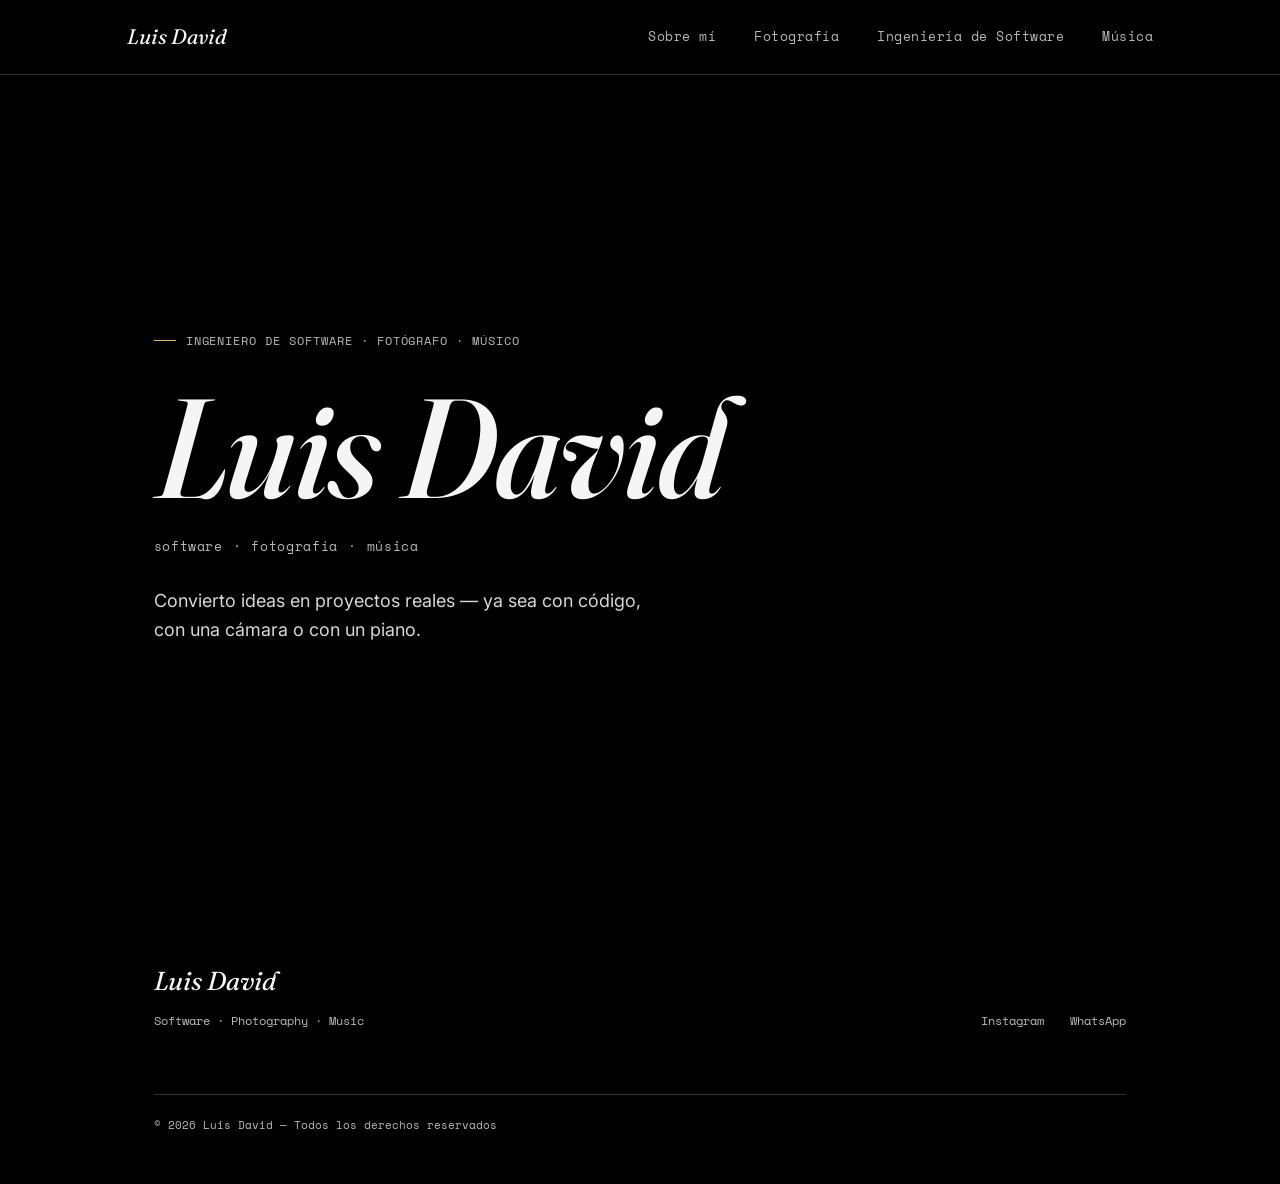
<file: index.html>
<!DOCTYPE html>
<html lang="es">
<head>
<meta charset="UTF-8">
<meta name="viewport" content="width=device-width, initial-scale=1.0">
<title>Luis David — Portafolio profesional</title>
<meta name="description" content="Luis David — Ingeniero de software, fotógrafo y músico. Portafolio profesional.">
<link rel="preconnect" href="https://fonts.googleapis.com">
<link rel="preconnect" href="https://fonts.gstatic.com" crossorigin>
<link href="https://fonts.googleapis.com/css2?family=Fraunces:ital,opsz,wght@0,9..144,400;0,9..144,500;1,9..144,500;1,9..144,600&family=Inter:wght@300;400;500;600&family=Space+Mono:wght@400;700&display=swap" rel="stylesheet">
<link rel="stylesheet" href="styles/main.css">
</head>
<body>

<!-- ============ NAVEGACIÓN ============
     Los enlaces ya apuntan a las páginas correctas. No es necesario tocar esto. -->
<nav class="site-nav">
  <div class="wrap">
    <a href="index.html" class="brand">Luis David</a>
    <ul class="nav-links">
      <li><a href="pages/sobre-mi.html">Sobre mí</a></li>
      <li><a href="pages/fotografia.html">Fotografía</a></li>
      <li><a href="pages/ingenieria.html">Ingeniería de Software</a></li>
      <li><a href="pages/musica.html">Música</a></li>
    </ul>
    <button class="nav-toggle" aria-label="Abrir menú" aria-expanded="false">
      <span></span><span></span><span></span>
    </button>
  </div>
</nav>

<!-- ============ HERO ============
     CAMBIAR AQUÍ: la frase introductoria bajo el nombre (línea marcada abajo). -->
<header class="hero">
  <div class="wrap" style="width:100%;">
    <div class="eyebrow">Ingeniero de software · Fotógrafo · Músico</div>
    <h1 class="hero-name">Luis David</h1>
    <div class="hero-role">software<span>·</span>fotografía<span>·</span>música</div>
    <!-- CAMBIAR FRASE INTRODUCTORIA: -->
    <p class="hero-tag">Convierto ideas en proyectos reales — ya sea con código, con una cámara o con un piano.</p>
  </div>
</header>

<!-- ============ PIE DE PÁGINA ============
     CAMBIAR ENLACES: reemplaza los href="#" de abajo por tus enlaces reales. -->
<footer class="site-footer">
  <div class="wrap">
    <div class="footer-brand">
      <div class="brand">Luis David</div>
      <p>Software · Photography · Music</p>
    </div>
    <ul class="footer-links">
      <!-- [LINK GITHUB] -->
  
      <!-- [LINK INSTAGRAM] -->
      <li><a href="https://www.instagram.com/paredes3agal/" target="_blank" rel="noopener">Instagram</a></li>
      <!-- [LINK LINKEDIN] -->
      
      <!-- [EMAIL] -->
      
      <!-- [WHATSAPP] -->
      <li><a href="https://wa.link/wp0bkh" target="_blank" rel="noopener">WhatsApp</a></li>
    </ul>
    <div class="footer-note">© 2026 Luis David — Todos los derechos reservados</div>
  </div>
</footer>

<script src="js/main.js"></script>
</body>
</html>
</file>
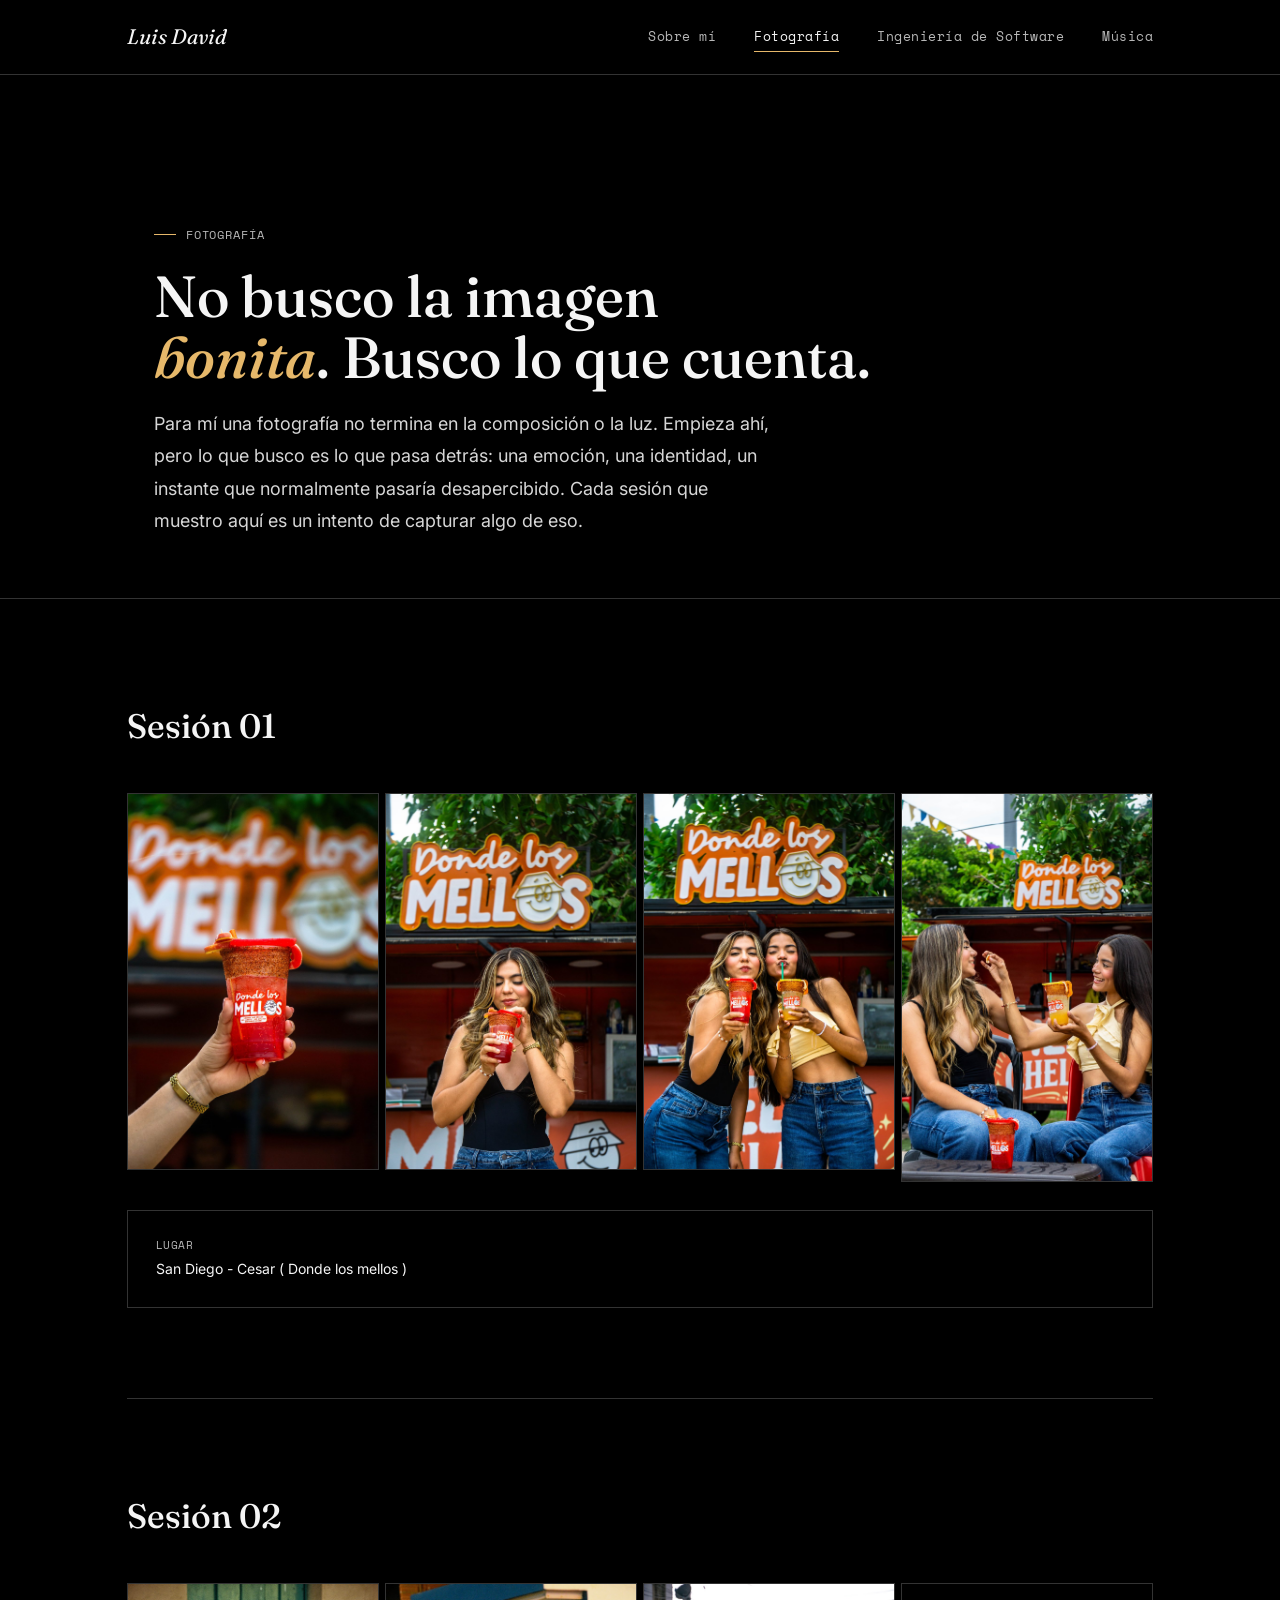
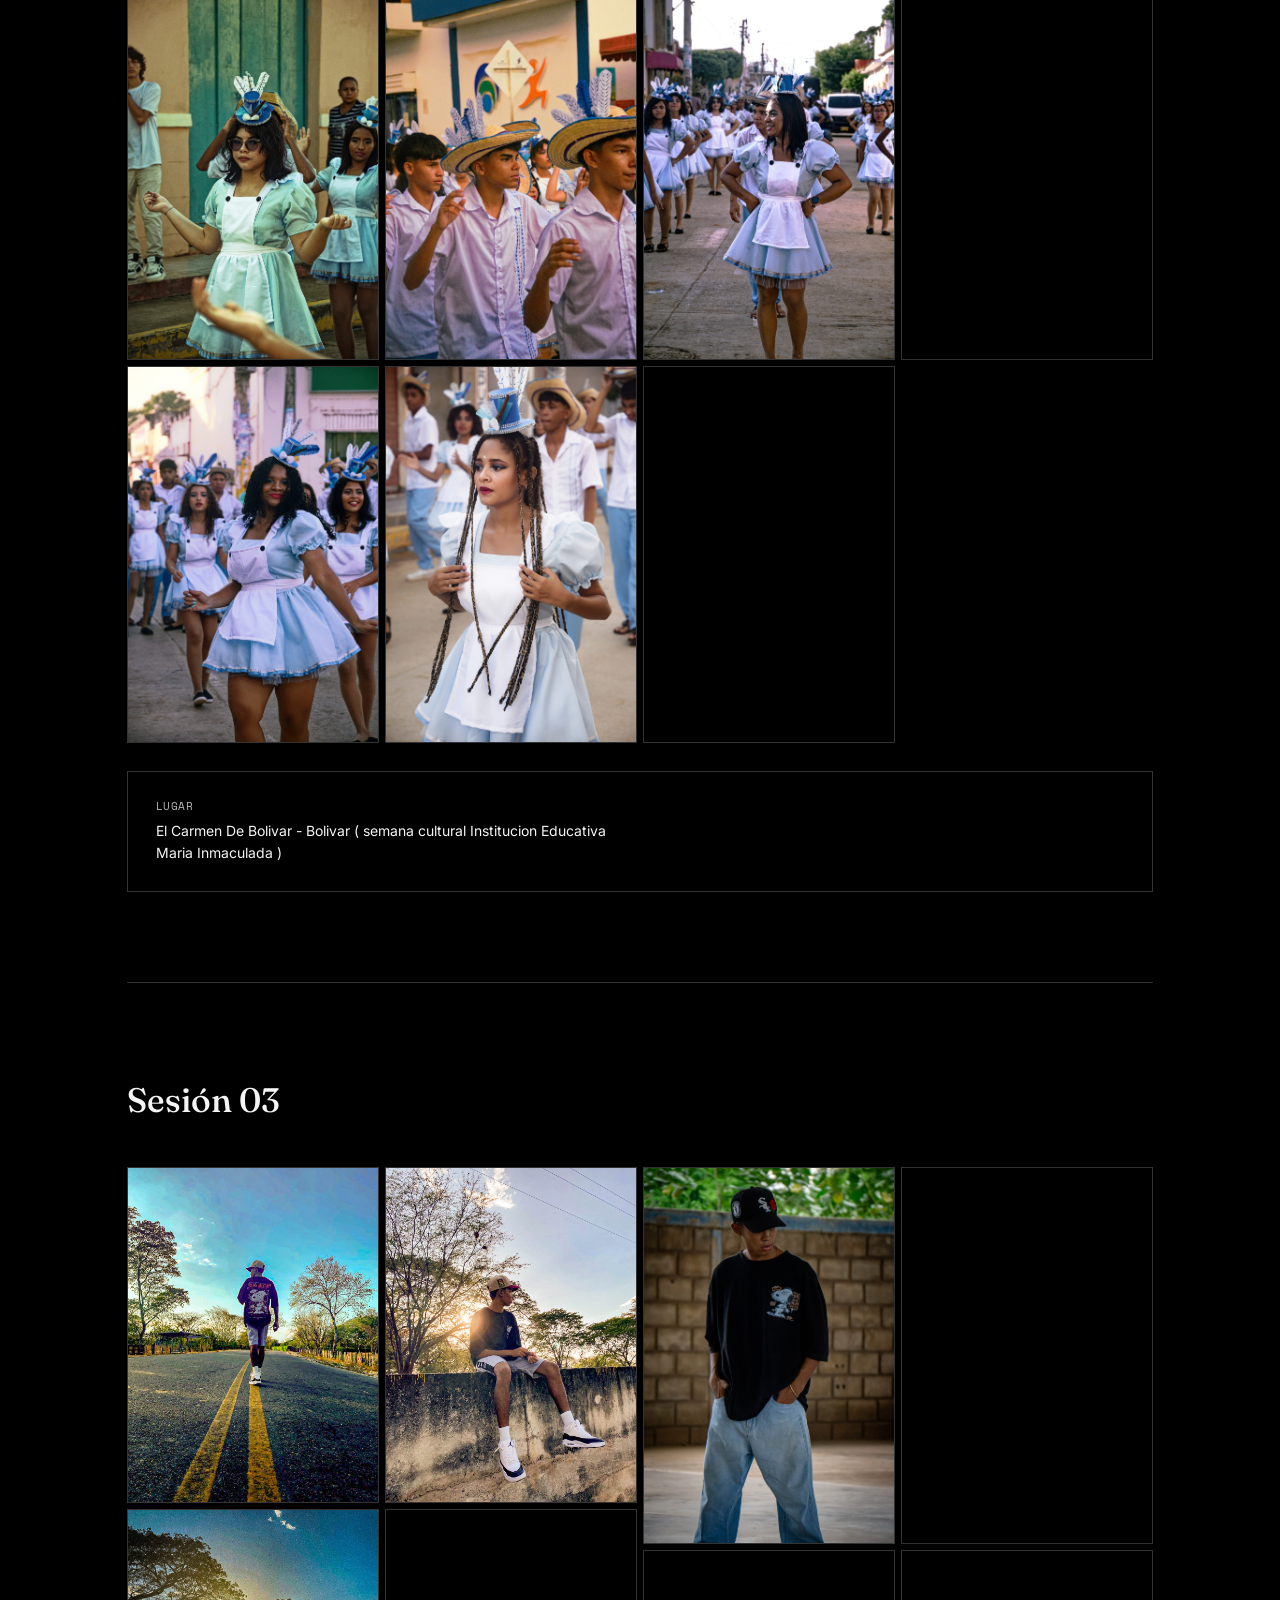
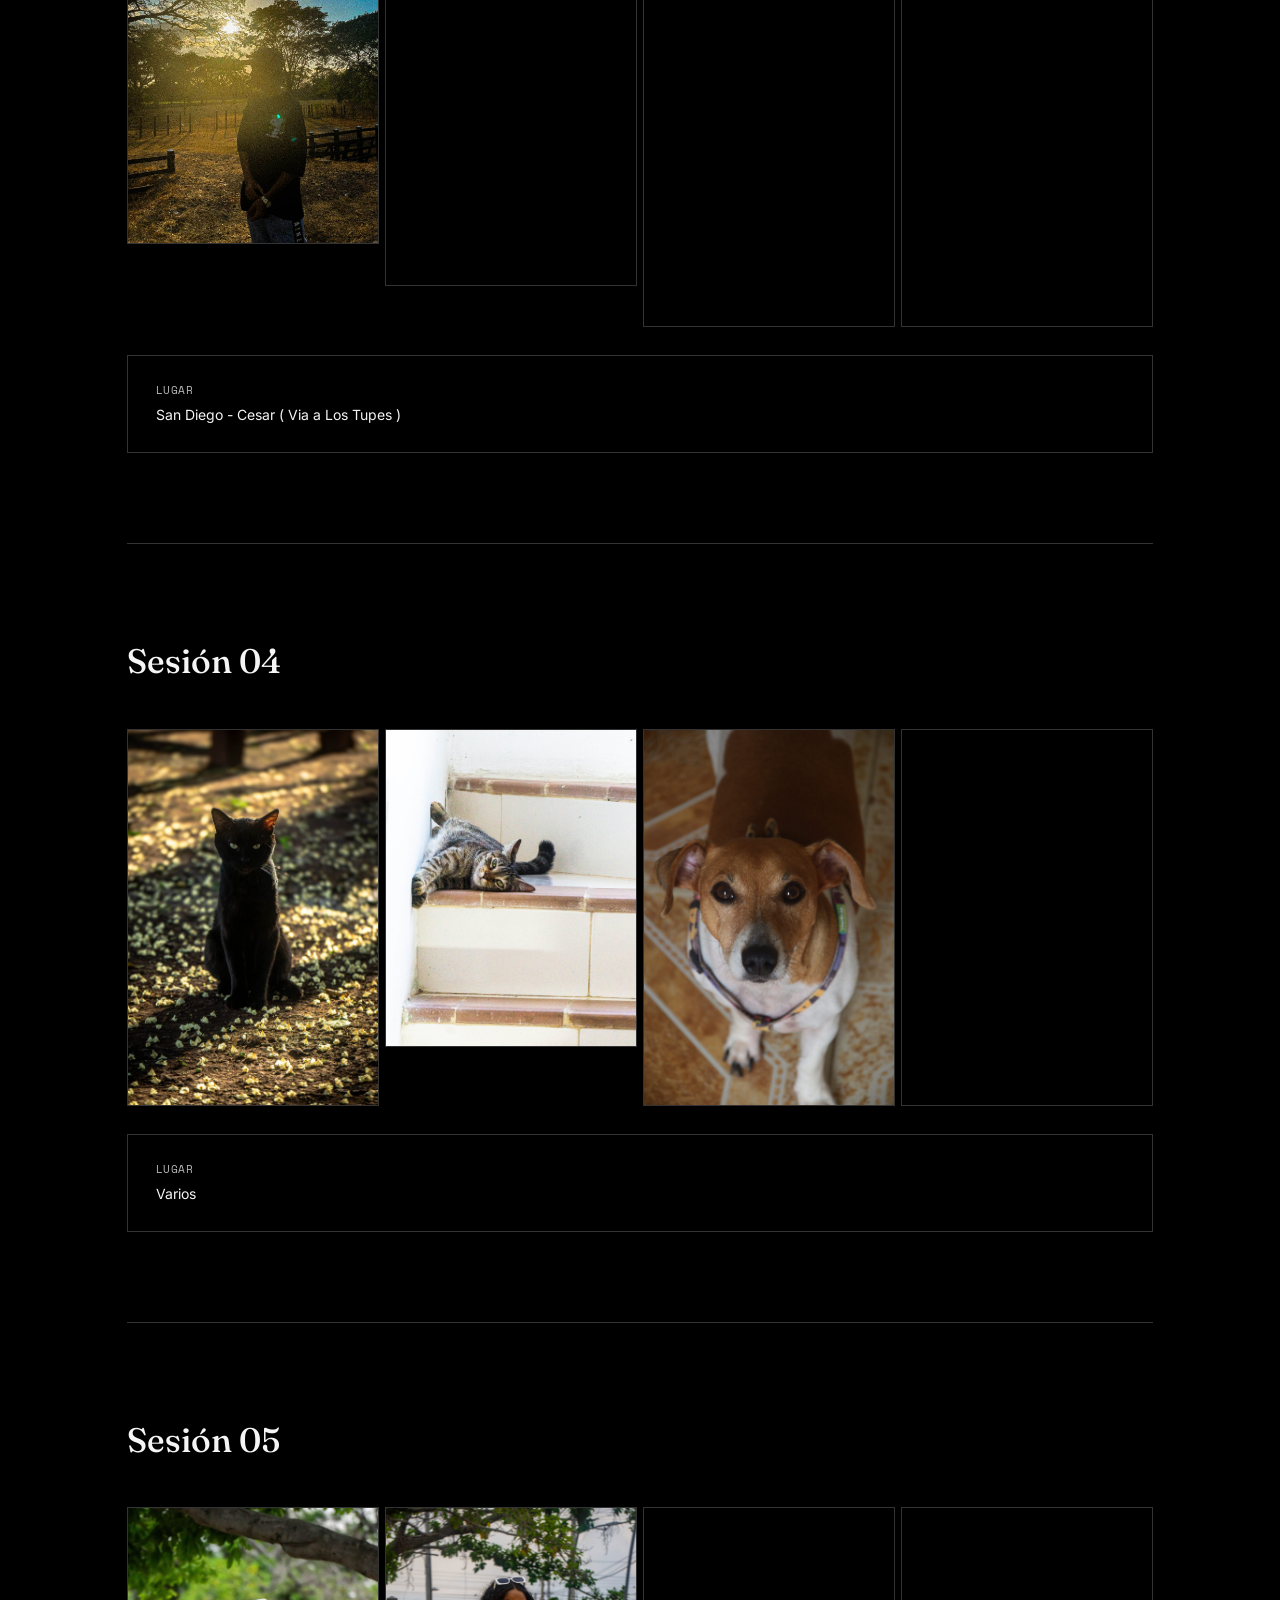
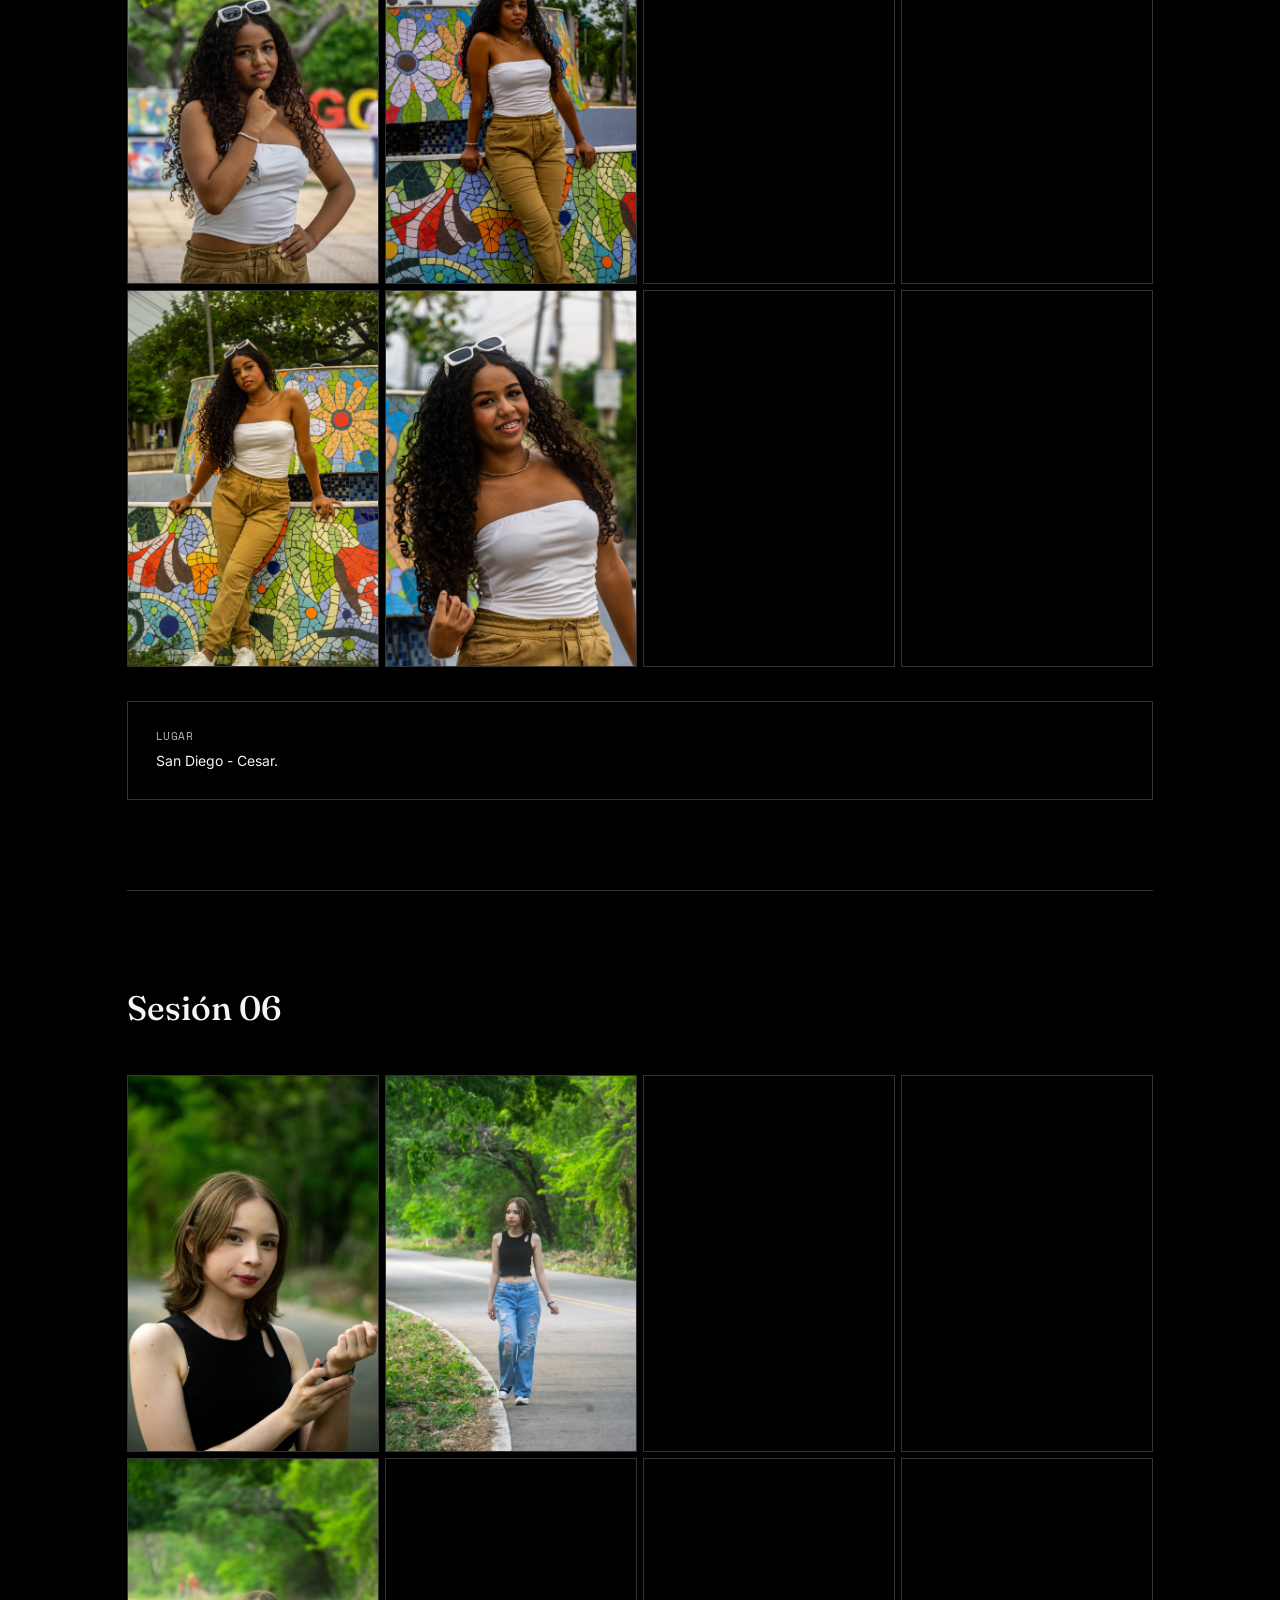
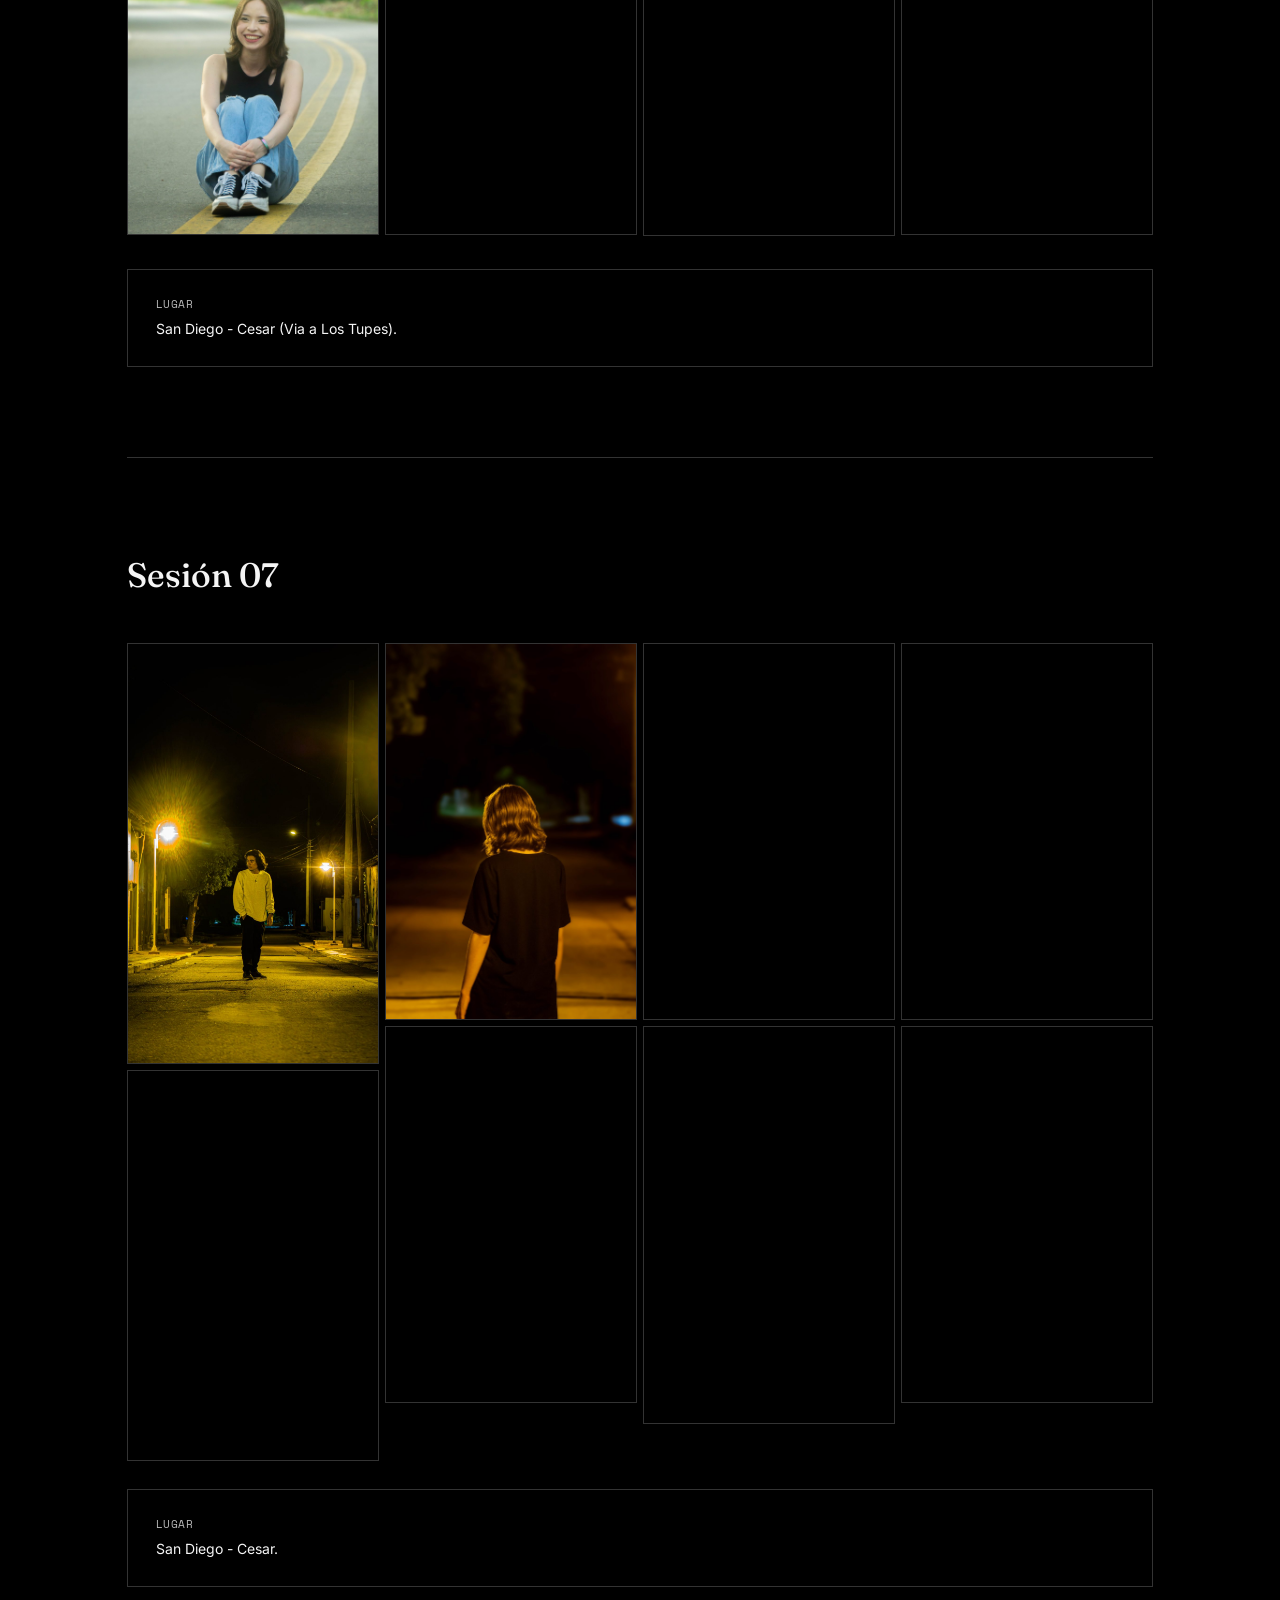
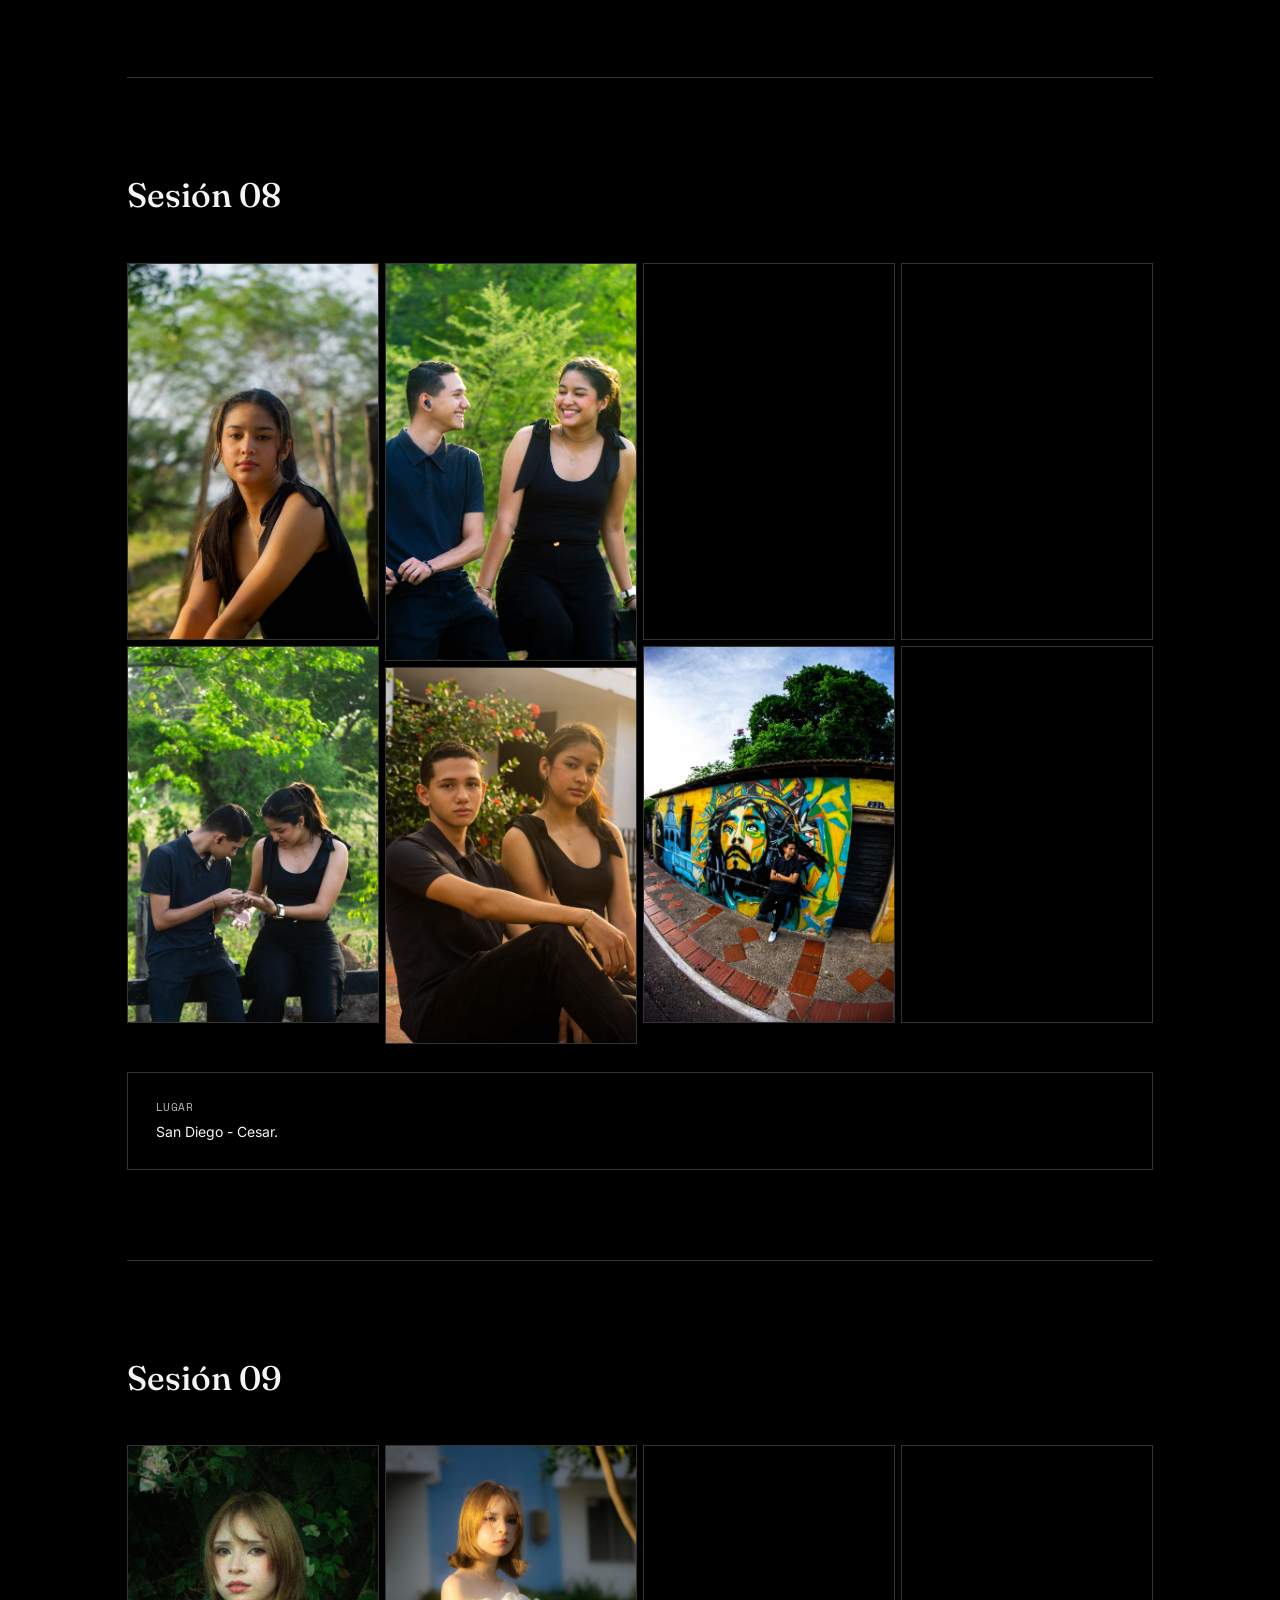
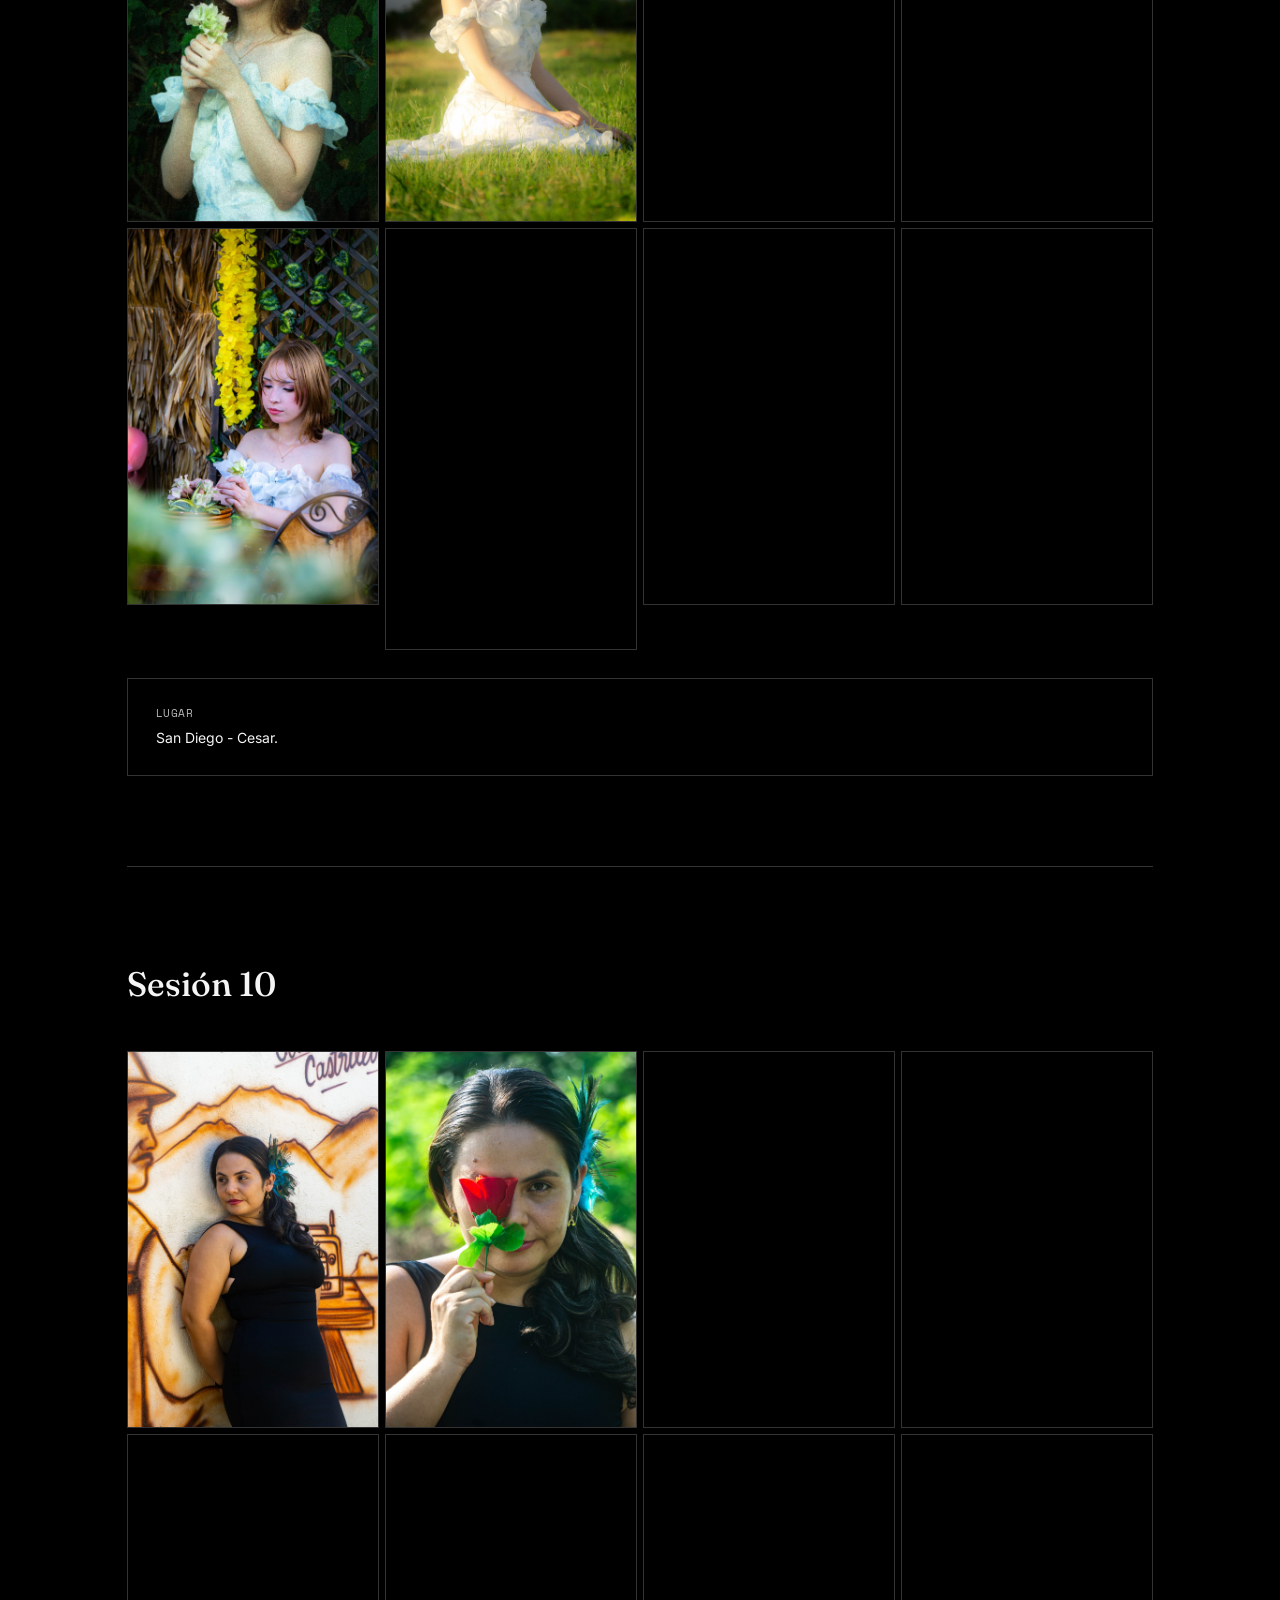
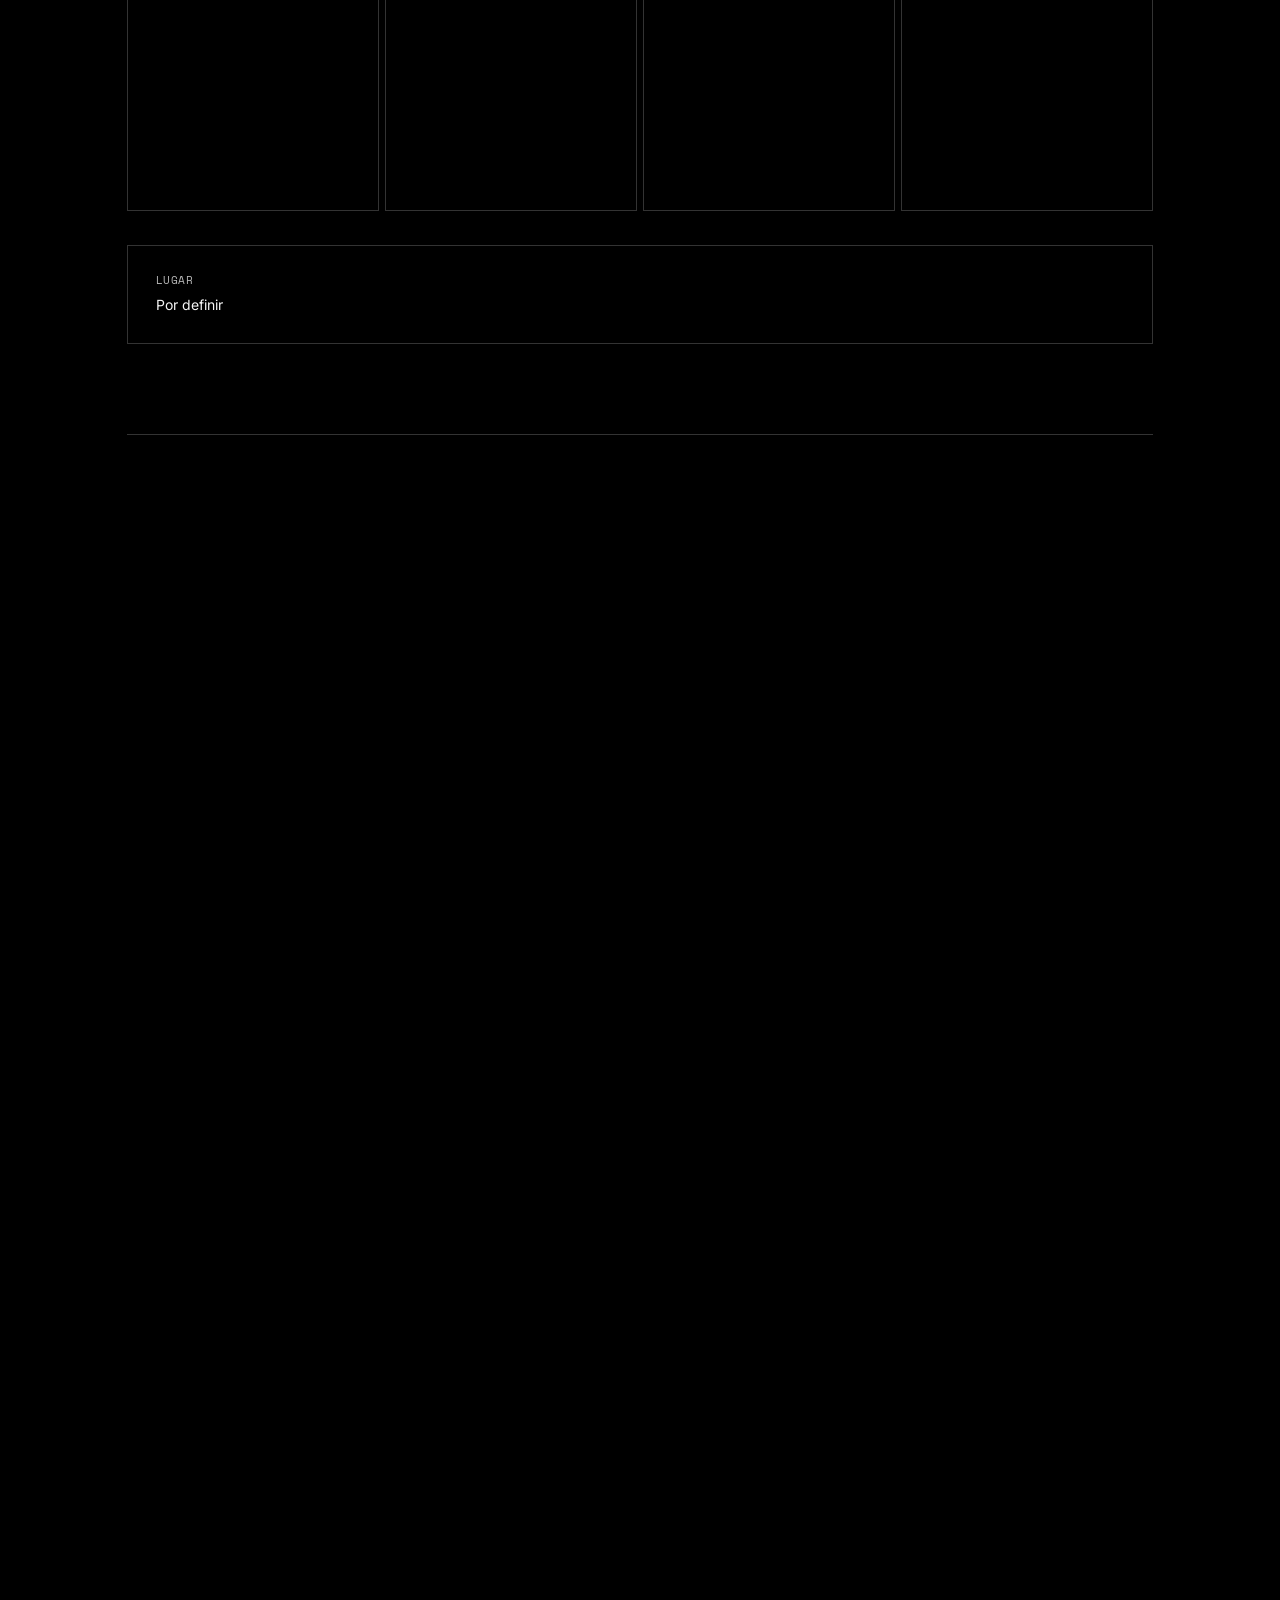
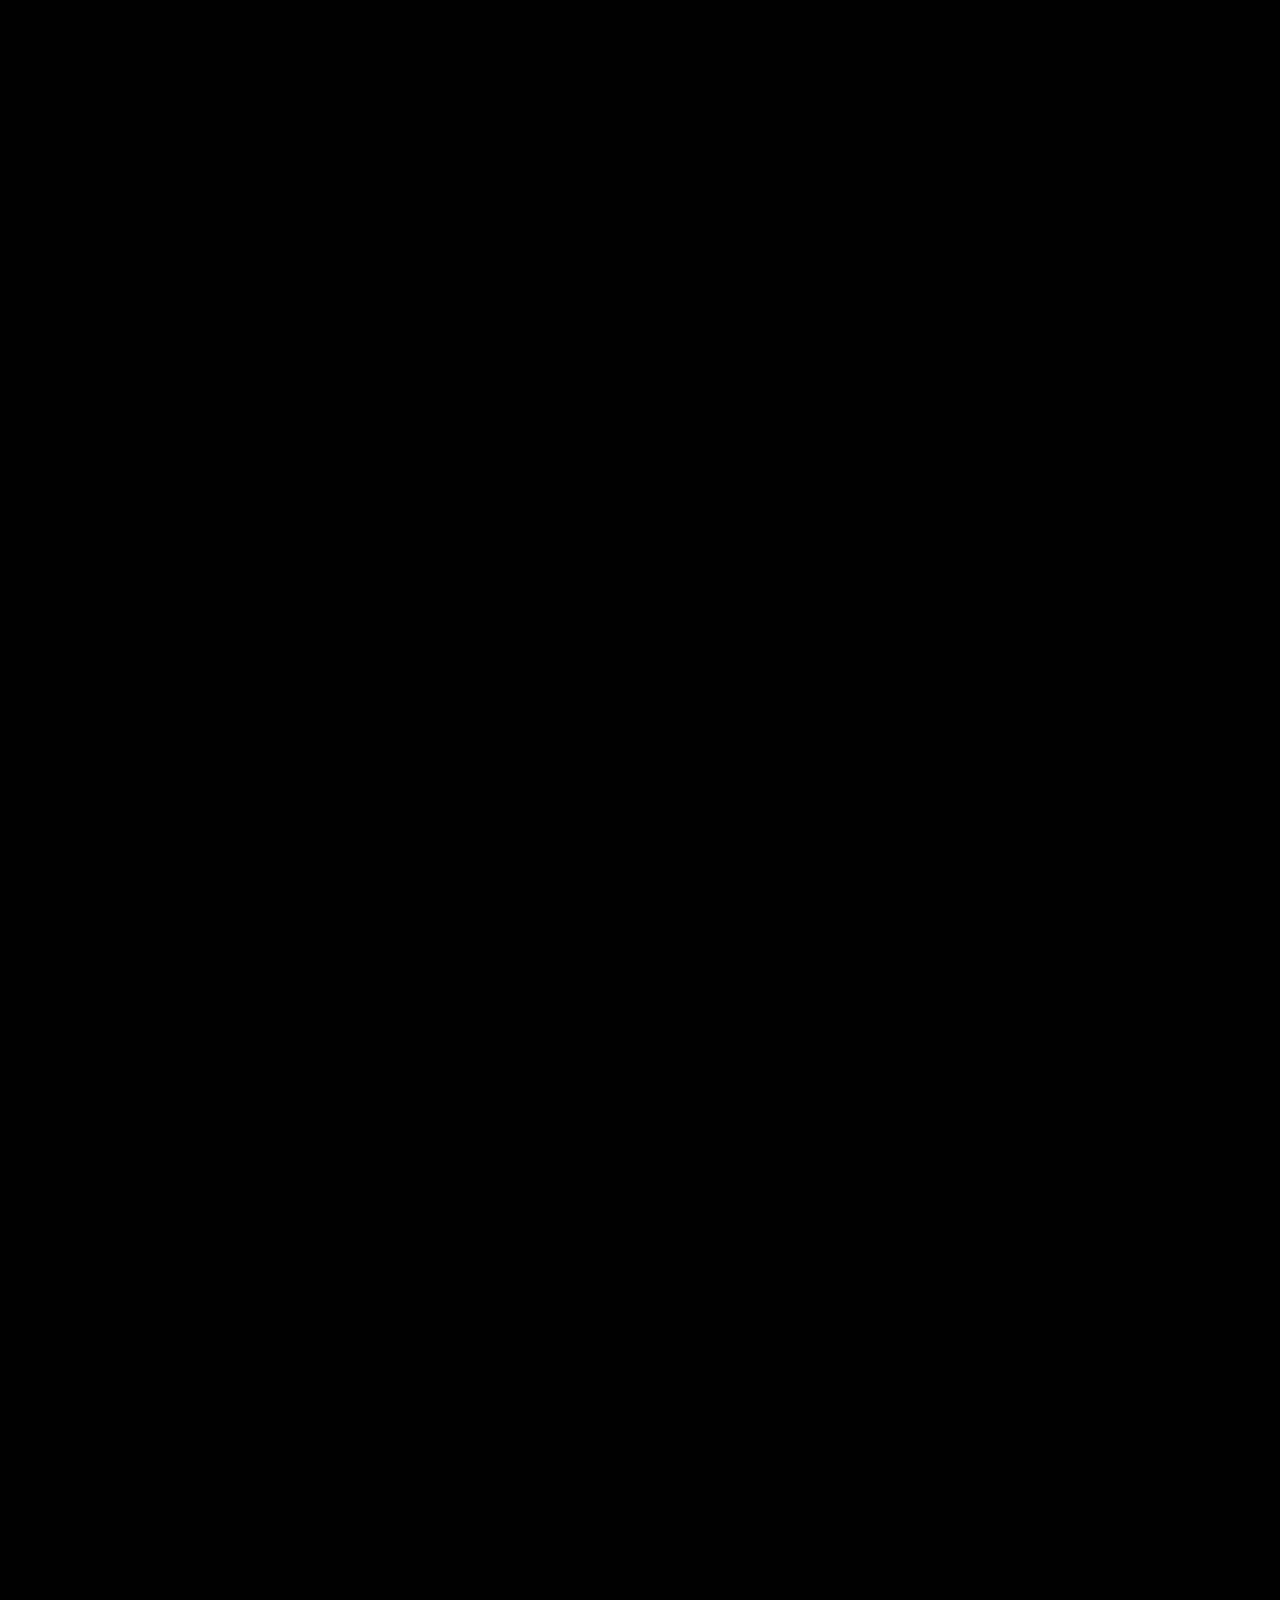
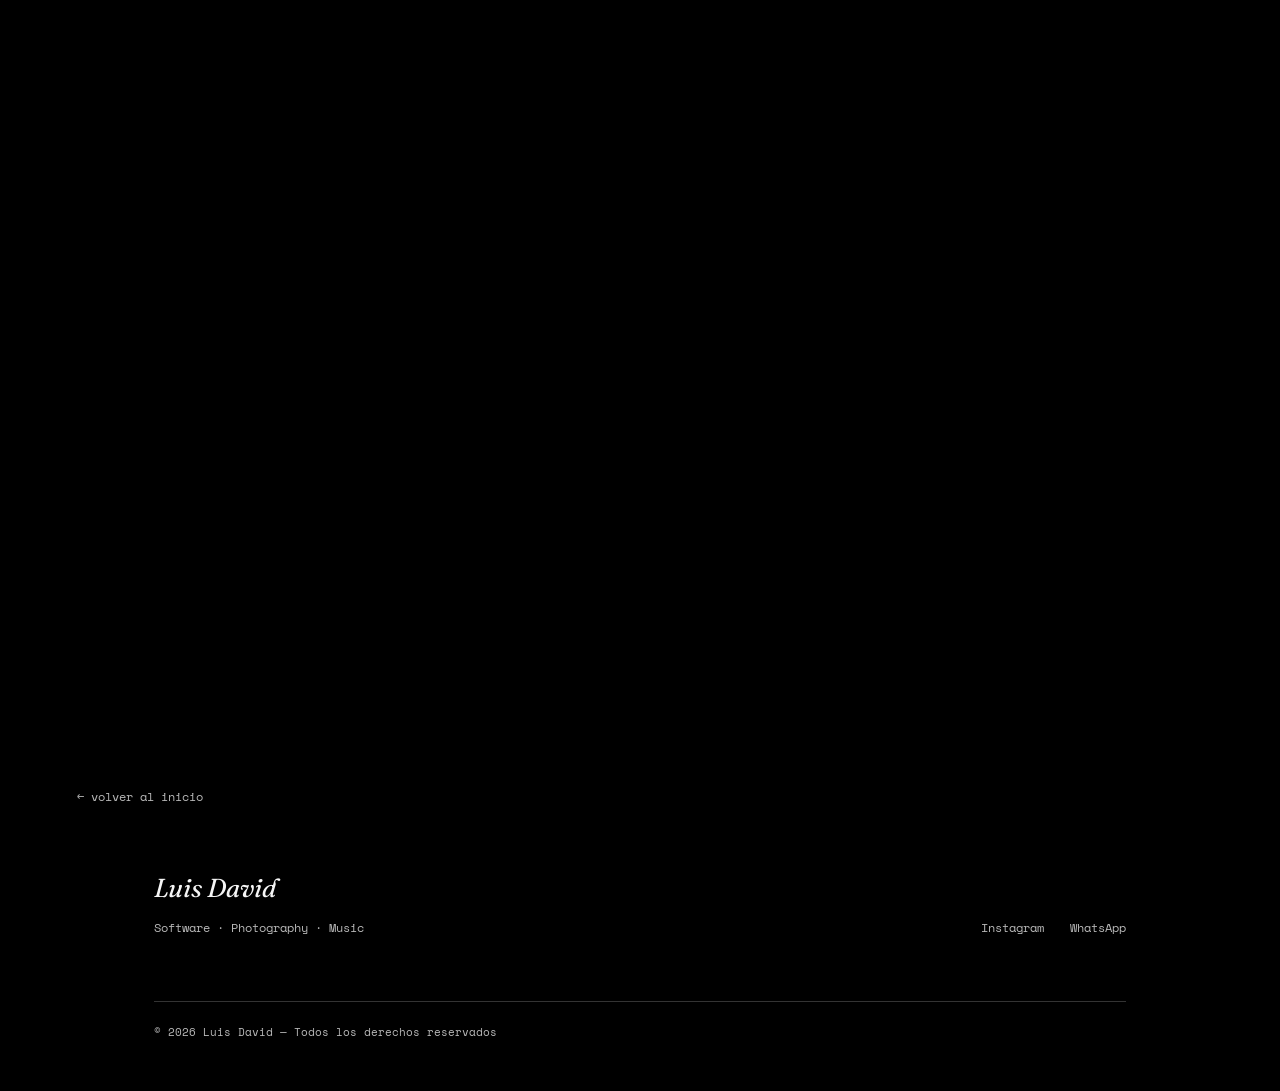
<file: pages/fotografia.html>
<!DOCTYPE html>
<html lang="es">

<head>
  <meta charset="UTF-8">
  <meta name="viewport" content="width=device-width, initial-scale=1.0">
  <title>Fotografía — Luis David</title>
  <link rel="preconnect" href="https://fonts.googleapis.com">
  <link rel="preconnect" href="https://fonts.gstatic.com" crossorigin>
  <link
    href="https://fonts.googleapis.com/css2?family=Fraunces:ital,opsz,wght@0,9..144,400;0,9..144,500;1,9..144,500;1,9..144,600&family=Inter:wght@300;400;500;600&family=Space+Mono:wght@400;700&display=swap"
    rel="stylesheet">
  <link rel="stylesheet" href="../styles/main.css">
</head>

<body>

  <nav class="site-nav">
    <div class="wrap">
      <a href="../index.html" class="brand">Luis David</a>
      <ul class="nav-links">
        <li><a href="sobre-mi.html">Sobre mí</a></li>
        <li><a href="fotografia.html" aria-current="page">Fotografía</a></li>
        <li><a href="ingenieria.html">Ingeniería de Software</a></li>
        <li><a href="musica.html">Música</a></li>
      </ul>
      <button class="nav-toggle" aria-label="Abrir menú" aria-expanded="false">
        <span></span><span></span><span></span>
      </button>
    </div>
  </nav>

  <header class="page-head">
    <div class="wrap">
      <div class="eyebrow">Fotografía</div>
      <h1>No busco la imagen<br><em class="accent">bonita</em>. Busco lo que cuenta.</h1>
      <!-- CAMBIAR TEXTO INTRODUCTORIO si quieres ajustar el tono -->
      <p class="lead">
        Para mí una fotografía no termina en la composición o la luz. Empieza ahí, pero
        lo que busco es lo que pasa detrás: una emoción, una identidad, un instante
        que normalmente pasaría desapercibido. Cada sesión que muestro aquí es un intento
        de capturar algo de eso.
      </p>
    </div>
  </header>

  <section class="wrap" style="padding-top:10px;">

    <div class="session reveal" id="sesion-01">
      <div class="session-head">
        <h3><!-- [CAMBIAR TÍTULO] -->Sesión 01</h3>
      </div>
      <div class="session-media">
        <img loading="lazy" decoding="async" src="../assets/fotografia/sesion-01/4.jpg" alt="Sesión 01 — foto principal">
        <img loading="lazy" decoding="async" src="../assets/fotografia/sesion-01/1.jpg" alt="Sesión 01 — foto adicional">
        <img loading="lazy" decoding="async" src="../assets/fotografia/sesion-01/2.jpg" alt="Sesión 01 — foto adicional">
        <img loading="lazy" decoding="async" src="../assets/fotografia/sesion-01/3.jpg" alt="Sesión 01 — foto adicional">

      </div>
      <div class="meta-card">

        <div class="field">
          <div class="k">Lugar</div>
          <div class="v">San Diego - Cesar ( Donde los mellos )</div>
        </div>
        <div class="field full">
          <div class="k">Concepto</div>
          <div class="v">Una propuesta visual que transmite frescura, sabor y una experiencia auténtica. La modelo
            disfruta de una michelada, convirtiendo el producto en el protagonista de un momento espontáneo y lleno de
            actitud. A través de la expresión, la ambientación y los detalles del vaso, se busca despertar el deseo de
            probar, resaltando la textura, el color y la sensación refrescante de la bebida.</div>
        </div>

        <div class="field full">
          <div class="k">Lo que captura</div>
          <div class="v"><!-- [ESCRIBIR AQUÍ QUÉ CAPTURA LA FOTOGRAFÍA] -->Por escribir.</div>
        </div>
      </div>
    </div>

    <!-- SESIÓN 02 -->
    <div class="session reveal" id="sesion-02">
      <div class="session-head">
        <h3><!-- [CAMBIAR TÍTULO] -->Sesión 02</h3>
      </div>
      <div class="session-media">
        <img loading="lazy" decoding="async" src="../assets/fotografia/sesion-02/4.jpg" alt="Sesión 02 — foto principal">
        <img loading="lazy" decoding="async" src="../assets/fotografia/sesion-02/1.jpg" alt="Sesión 02 — foto adicional">
        <img loading="lazy" decoding="async" src="../assets/fotografia/sesion-02/2.jpg" alt="Sesión 02 — foto adicional">
        <img loading="lazy" decoding="async" src="../assets/fotografia/sesion-02/3.jpg" alt="Sesión 02 — foto adicional">
        <img loading="lazy" decoding="async" src="../assets/fotografia/sesion-02/5.jpg" alt="Sesión 02 — foto adicional">
        <img loading="lazy" decoding="async" src="../assets/fotografia/sesion-02/6.jpg" alt="Sesión 02 — foto adicional">
        <img loading="lazy" decoding="async" src="../assets/fotografia/sesion-02/7.jpg" alt="Sesión 02 — foto adicional">

      </div>
      <div class="meta-card">
        <div class="field">
          <div class="k">Fecha</div>
          <div class="v">Por definir</div>
        </div>
        <div class="field">
          <div class="k">Lugar</div>
          <div class="v">El Carmen De Bolivar - Bolivar ( semana cultural Institucion Educativa Maria Inmaculada )</div>
        </div>
        <div class="field full">
          <div class="k">Concepto</div>
          <div class="v">Una sesión fotográfica que captura la esencia de una semana cultural, retratando una caminata
            escolar llena de color, tradición, alegría y expresión artística, donde estudiantes y docentes comparten y
            celebran la diversidad cultural a través de sus manifestaciones y actividades.</div>
        </div>
        <div class="field full">
          <div class="k">Descripción</div>
          <div class="v">Por escribir.</div>
        </div>
        <div class="field full">
          <div class="k">Lo que captura</div>
          <div class="v">Por escribir.</div>
        </div>
      </div>
    </div>

    <!-- SESIÓN 03 -->
    <div class="session reveal" id="sesion-03">
      <div class="session-head">
        <h3>Sesión 03</h3>
      </div>
      <div class="session-media">
        <img loading="lazy" decoding="async" src="../assets/fotografia/sesion-03/1.jpg" alt="Sesión 03 — foto principal">
        <img loading="lazy" decoding="async" src="../assets/fotografia/sesion-03/2.jpg" alt="Sesión 03 — foto adicional">
        <img loading="lazy" decoding="async" src="../assets/fotografia/sesion-03/3.jpg" alt="Sesión 03 — foto adicional">
        <img loading="lazy" decoding="async" src="../assets/fotografia/sesion-03/4.jpg" alt="Sesión 03 — foto adicional">
        <img loading="lazy" decoding="async" src="../assets/fotografia/sesion-03/5.jpg" alt="Sesión 03 — foto adicional">
        <img loading="lazy" decoding="async" src="../assets/fotografia/sesion-03/6.jpg" alt="Sesión 03 — foto adicional">
        <img loading="lazy" decoding="async" src="../assets/fotografia/sesion-03/7.jpg" alt="Sesión 03 — foto adicional">
        <img loading="lazy" decoding="async" src="../assets/fotografia/sesion-03/8.jpg" alt="Sesión 03 — foto adicional">
      </div>
      <div class="meta-card">
        <div class="field">
          <div class="k">Fecha</div>
          <div class="v">Por definir</div>
        </div>
        <div class="field">
          <div class="k">Lugar</div>
          <div class="v">San Diego - Cesar ( Via a Los Tupes )</div>
        </div>
        <div class="field full">
          <div class="k">Concepto</div>
          <div class="v">Una sesión fotográfica que fusiona la esencia urbana con la belleza natural, retratando a un
            modelo con estilo, actitud y autenticidad. A través de poses espontáneas, paisajes y elementos del entorno,
            se busca transmitir personalidad, libertad y un toque de flow.</div>
        </div>
        <div class="field full">
          <div class="k">Descripción</div>
          <div class="v">Por escribir.</div>
        </div>
        <div class="field full">
          <div class="k">Lo que captura</div>
          <div class="v">Por escribir.</div>
        </div>
      </div>
    </div>

    <!-- SESIÓN 04 -->
    <div class="session reveal" id="sesion-04">
      <div class="session-head">
        <h3>Sesión 04</h3>
      </div>
      <div class="session-media">
        <img loading="lazy" decoding="async" src="../assets/fotografia/sesion-04/1.jpg" alt="Sesión 04 — foto principal">
        <img loading="lazy" decoding="async" src="../assets/fotografia/sesion-04/2.jpg" alt="Sesión 04 — foto adicional">
        <img loading="lazy" decoding="async" src="../assets/fotografia/sesion-04/3.jpg" alt="Sesión 04 — foto adicional">
        <img loading="lazy" decoding="async" src="../assets/fotografia/sesion-04/4.jpg" alt="Sesión 04 — foto adicional">
      </div>
      <div class="meta-card">
        <div class="field">
          <div class="k">Fecha</div>
          <div class="v">Por definir</div>
        </div>
        <div class="field">
          <div class="k">Lugar</div>
          <div class="v">Varios</div>
        </div>
        <div class="field full">
          <div class="k">Concepto</div>
          <div class="v">Una sesión fotográfica que captura la belleza, ternura y personalidad de los animales,
            resaltando sus expresiones, detalles y conexión con los entornos que los rodean.</div>
        </div>
        <div class="field full">
          <div class="k">Descripción</div>
          <div class="v">Por escribir.</div>
        </div>
        <div class="field full">
          <div class="k">Lo que captura</div>
          <div class="v">Por escribir.</div>
        </div>
      </div>
    </div>

    <!-- SESIÓN 05 -->
    <div class="session reveal" id="sesion-05">
      <div class="session-head">
        <h3>Sesión 05</h3>
      </div>
      <div class="session-media">
        <img loading="lazy" decoding="async" src="../assets/fotografia/sesion-05/1.jpg" alt="Sesión 05 — foto principal">
        <img loading="lazy" decoding="async" src="../assets/fotografia/sesion-05/2.jpg" alt="Sesión 05 — foto adicional">
        <img loading="lazy" decoding="async" src="../assets/fotografia/sesion-05/3.jpg" alt="Sesión 05 — foto adicional">
        <img loading="lazy" decoding="async" src="../assets/fotografia/sesion-05/4.jpg" alt="Sesión 05 — foto adicional">
        <img loading="lazy" decoding="async" src="../assets/fotografia/sesion-05/5.jpg" alt="Sesión 05 — foto adicional">
        <img loading="lazy" decoding="async" src="../assets/fotografia/sesion-05/6.jpg" alt="Sesión 05 — foto adicional">
        <img loading="lazy" decoding="async" src="../assets/fotografia/sesion-05/7.jpg" alt="Sesión 05 — foto adicional">
        <img loading="lazy" decoding="async" src="../assets/fotografia/sesion-05/8.jpg" alt="Sesión 05 — foto adicional">
      </div>
      <div class="meta-card">
        <div class="field">
          <div class="k">Fecha</div>
          <div class="v">Por definir</div>
        </div>
        <div class="field">
          <div class="k">Lugar</div>
          <div class="v">San Diego - Cesar.</div>
        </div>
        <div class="field full">
          <div class="k">Concepto</div>
          <div class="v">Una sesión fotográfica de modelaje que transmite seguridad, actitud y naturalidad, capturando
            la esencia de la modelo a través de poses, expresiones y diferentes perspectivas.</div>
        </div>
        <div class="field full">
          <div class="k">Descripción</div>
          <div class="v">Por escribir.</div>
        </div>
        <div class="field full">
          <div class="k">Lo que captura</div>
          <div class="v">Por escribir.</div>
        </div>
      </div>
    </div>

    <div class="session reveal" id="sesion-06">
      <div class="session-head">
        <h3>Sesión 06</h3>
      </div>
      <div class="session-media">
        <img loading="lazy" decoding="async" src="../assets/fotografia/sesion-06/1.jpg" alt="Sesión 06 — foto principal">
        <img loading="lazy" decoding="async" src="../assets/fotografia/sesion-06/2.jpg" alt="Sesión 06 — foto adicional">
        <img loading="lazy" decoding="async" src="../assets/fotografia/sesion-06/3.jpg" alt="Sesión 06 — foto adicional">
        <img loading="lazy" decoding="async" src="../assets/fotografia/sesion-06/4.jpg" alt="Sesión 06 — foto adicional">
        <img loading="lazy" decoding="async" src="../assets/fotografia/sesion-06/5.jpg" alt="Sesión 06 — foto adicional">
        <img loading="lazy" decoding="async" src="../assets/fotografia/sesion-06/6.jpg" alt="Sesión 06 — foto adicional">
        <img loading="lazy" decoding="async" src="../assets/fotografia/sesion-06/7.jpg" alt="Sesión 06 — foto adicional">
        <img loading="lazy" decoding="async" src="../assets/fotografia/sesion-06/8.jpg" alt="Sesión 06 — foto adicional">
      </div>
      <div class="meta-card">
        <div class="field">
          <div class="k">Fecha</div>
          <div class="v">Por definir</div>
        </div>
        <div class="field">
          <div class="k">Lugar</div>
          <div class="v">San Diego - Cesar (Via a Los Tupes).</div>
        </div>
        <div class="field full">
          <div class="k">Concepto</div>
          <div class="v">Una sesión fotográfica de modelaje en un entorno natural, que combina elegancia, espontaneidad
            y actitud. A través de diferentes poses y perspectivas, se captura la personalidad de la modelo en armonía
            con los paisajes y la tranquilidad del entorno.</div>
        </div>
        <div class="field full">
          <div class="k">Descripción</div>
          <div class="v">Por escribir.</div>
        </div>
        <div class="field full">
          <div class="k">Lo que captura</div>
          <div class="v">Por escribir.</div>
        </div>
      </div>
    </div>

    <div class="session reveal" id="sesion-07">
      <div class="session-head">
        <h3>Sesión 07</h3>
      </div>
      <div class="session-media">
        <img loading="lazy" decoding="async" src="../assets/fotografia/sesion-07/1.jpg" alt="Sesión 07 — foto principal">
        <img loading="lazy" decoding="async" src="../assets/fotografia/sesion-07/2.jpg" alt="Sesión 07 — foto adicional">
        <img loading="lazy" decoding="async" src="../assets/fotografia/sesion-07/3.jpg" alt="Sesión 07 — foto adicional">
        <img loading="lazy" decoding="async" src="../assets/fotografia/sesion-07/4.jpg" alt="Sesión 07 — foto adicional">
        <img loading="lazy" decoding="async" src="../assets/fotografia/sesion-07/5.jpg" alt="Sesión 07 — foto adicional">
        <img loading="lazy" decoding="async" src="../assets/fotografia/sesion-07/6.jpg" alt="Sesión 07 — foto adicional">
        <img loading="lazy" decoding="async" src="../assets/fotografia/sesion-07/7.jpg" alt="Sesión 07 — foto adicional">
        <img loading="lazy" decoding="async" src="../assets/fotografia/sesion-07/8.jpg" alt="Sesión 07 — foto adicional">
      </div>
      <div class="meta-card">
        <div class="field">
          <div class="k">Fecha</div>
          <div class="v">Por definir</div>
        </div>
        <div class="field">
          <div class="k">Lugar</div>
          <div class="v">San Diego - Cesar.</div>
        </div>
        <div class="field full">
          <div class="k">Concepto</div>
          <div class="v">Una sesión fotográfica nocturna que explora la relación entre la luz, las sombras y el
            movimiento urbano. A través de tonos cálidos, contrastes y tomas espontáneas, se busca transmitir una
            atmósfera misteriosa, artística y llena de personalidad.</div>
        </div>
        <div class="field full">
          <div class="k">Descripción</div>
          <div class="v">Por escribir.</div>
        </div>
        <div class="field full">
          <div class="k">Lo que captura</div>
          <div class="v">Por escribir.</div>
        </div>
      </div>
    </div>

    <div class="session reveal" id="sesion-08">
      <div class="session-head">
        <h3>Sesión 08</h3>
      </div>
      <div class="session-media">
        <img loading="lazy" decoding="async" src="../assets/fotografia/sesion-08/1.jpg" alt="Sesión 08 — foto principal">
        <img loading="lazy" decoding="async" src="../assets/fotografia/sesion-08/2.jpg" alt="Sesión 08 — foto adicional">
        <img loading="lazy" decoding="async" src="../assets/fotografia/sesion-08/3.jpg" alt="Sesión 08 — foto adicional">
        <img loading="lazy" decoding="async" src="../assets/fotografia/sesion-08/4.jpg" alt="Sesión 08 — foto adicional">
        <img loading="lazy" decoding="async" src="../assets/fotografia/sesion-08/5.jpg" alt="Sesión 08 — foto adicional">
        <img loading="lazy" decoding="async" src="../assets/fotografia/sesion-08/6.jpg" alt="Sesión 08 — foto adicional">
        <img loading="lazy" decoding="async" src="../assets/fotografia/sesion-08/7.jpg" alt="Sesión 08 — foto adicional">
        <img loading="lazy" decoding="async" src="../assets/fotografia/sesion-08/8.jpg" alt="Sesión 08 — foto adicional">
      </div>
      <div class="meta-card">
        <div class="field">
          <div class="k">Fecha</div>
          <div class="v">Por definir</div>
        </div>
        <div class="field">
          <div class="k">Lugar</div>
          <div class="v">San Diego - Cesar.</div>
        </div>
        <div class="field full">
          <div class="k">Concepto</div>
          <div class="v">Por escribir.</div>
        </div>
        <div class="field full">
          <div class="k">Descripción</div>
          <div class="v">Por escribir.</div>
        </div>
        <div class="field full">
          <div class="k">Lo que captura</div>
          <div class="v">Por escribir.</div>
        </div>
      </div>
    </div>

    <div class="session reveal" id="sesion-09">
      <div class="session-head">
        <h3>Sesión 09</h3>
      </div>
      <div class="session-media">
        <img loading="lazy" decoding="async" src="../assets/fotografia/sesion-09/1.jpg" alt="Sesión 09 — foto principal">
        <img loading="lazy" decoding="async" src="../assets/fotografia/sesion-09/2.jpg" alt="Sesión 09 — foto adicional">
        <img loading="lazy" decoding="async" src="../assets/fotografia/sesion-09/3.jpg" alt="Sesión 09 — foto adicional">
        <img loading="lazy" decoding="async" src="../assets/fotografia/sesion-09/4.jpg" alt="Sesión 09 — foto adicional">
        <img loading="lazy" decoding="async" src="../assets/fotografia/sesion-09/5.jpg" alt="Sesión 09 — foto adicional">
        <img loading="lazy" decoding="async" src="../assets/fotografia/sesion-09/6.jpg" alt="Sesión 09 — foto adicional">
        <img loading="lazy" decoding="async" src="../assets/fotografia/sesion-09/7.jpg" alt="Sesión 09 — foto adicional">
        <img loading="lazy" decoding="async" src="../assets/fotografia/sesion-09/8.jpg" alt="Sesión 09 — foto adicional">
      </div>
      <div class="meta-card">
        <div class="field">
          <div class="k">Fecha</div>
          <div class="v">Por definir</div>
        </div>
        <div class="field">
          <div class="k">Lugar</div>
          <div class="v">San Diego - Cesar.</div>
        </div>
        <div class="field full">
          <div class="k">Concepto</div>
          <div class="v">Por escribir.</div>
        </div>
        <div class="field full">
          <div class="k">Descripción</div>
          <div class="v">Por escribir.</div>
        </div>
        <div class="field full">
          <div class="k">Lo que captura</div>
          <div class="v">Por escribir.</div>
        </div>
      </div>
    </div>

    <div class="session reveal" id="sesion-10">
      <div class="session-head">
        <h3>Sesión 10</h3>
      </div>
      <div class="session-media">
        <img loading="lazy" decoding="async" src="../assets/fotografia/sesion-10/1.jpg" alt="Sesión 10 — foto principal">
        <img loading="lazy" decoding="async" src="../assets/fotografia/sesion-10/2.jpg" alt="Sesión 10 — foto adicional">
        <img loading="lazy" decoding="async" src="../assets/fotografia/sesion-10/3.jpg" alt="Sesión 10 — foto adicional">
        <img loading="lazy" decoding="async" src="../assets/fotografia/sesion-10/4.jpg" alt="Sesión 10 — foto adicional">
        <img loading="lazy" decoding="async" src="../assets/fotografia/sesion-10/5.jpg" alt="Sesión 10 — foto adicional">
        <img loading="lazy" decoding="async" src="../assets/fotografia/sesion-10/6.jpg" alt="Sesión 10 — foto adicional">
        <img loading="lazy" decoding="async" src="../assets/fotografia/sesion-10/7.jpg" alt="Sesión 10 — foto adicional">
        <img loading="lazy" decoding="async" src="../assets/fotografia/sesion-10/8.jpg" alt="Sesión 10 — foto adicional">
      </div>
      <div class="meta-card">
        <div class="field">
          <div class="k">Fecha</div>
          <div class="v">Por definir</div>
        </div>
        <div class="field">
          <div class="k">Lugar</div>
          <div class="v">Por definir</div>
        </div>
        <div class="field full">
          <div class="k">Concepto</div>
          <div class="v">Por escribir.</div>
        </div>
        <div class="field full">
          <div class="k">Descripción</div>
          <div class="v">Por escribir.</div>
        </div>
        <div class="field full">
          <div class="k">Lo que captura</div>
          <div class="v">Por escribir.</div>
        </div>
      </div>
    </div>

    <div class="session reveal" id="sesion-11">
      <div class="session-head">
        <h3>Sesión 11</h3>
      </div>
      <div class="session-media">
        <img loading="lazy" decoding="async" src="../assets/fotografia/sesion-11/1.jpg" alt="Sesión 11 — foto principal">
        <img loading="lazy" decoding="async" src="../assets/fotografia/sesion-11/2.jpg" alt="Sesión 11 — foto adicional">
        <img loading="lazy" decoding="async" src="../assets/fotografia/sesion-11/3.jpg" alt="Sesión 11 — foto adicional">
        <img loading="lazy" decoding="async" src="../assets/fotografia/sesion-11/4.jpg" alt="Sesión 11 — foto adicional">
        <img loading="lazy" decoding="async" src="../assets/fotografia/sesion-11/5.jpg" alt="Sesión 11 — foto adicional">
        <img loading="lazy" decoding="async" src="../assets/fotografia/sesion-11/6.jpg" alt="Sesión 11 — foto adicional">
        <img loading="lazy" decoding="async" src="../assets/fotografia/sesion-11/7.jpg" alt="Sesión 11 — foto adicional">
        <img loading="lazy" decoding="async" src="../assets/fotografia/sesion-11/8.jpg" alt="Sesión 11 — foto adicional">
      </div>
      <div class="meta-card">
        <div class="field">
          <div class="k">Fecha</div>
          <div class="v">Por definir</div>
        </div>
        <div class="field">
          <div class="k">Lugar</div>
          <div class="v">San Diego - Cesar.</div>
        </div>
        <div class="field full">
          <div class="k">Concepto</div>
          <div class="v">Por escribir.</div>
        </div>
        <div class="field full">
          <div class="k">Descripción</div>
          <div class="v">Por escribir.</div>
        </div>
        <div class="field full">
          <div class="k">Lo que captura</div>
          <div class="v">Por escribir.</div>
        </div>
      </div>
    </div>

    <div class="session reveal" id="sesion-12">
      <div class="session-head">
        <h3>Sesión 12</h3>
      </div>
      <div class="session-media">
        <img loading="lazy" decoding="async" src="../assets/fotografia/sesion-12/1.jpg" alt="Sesión 12 — foto principal">
        <img loading="lazy" decoding="async" src="../assets/fotografia/sesion-12/2.jpg" alt="Sesión 12 — foto adicional">
        <img loading="lazy" decoding="async" src="../assets/fotografia/sesion-12/3.jpg" alt="Sesión 12 — foto adicional">
        <img loading="lazy" decoding="async" src="../assets/fotografia/sesion-12/4.jpg" alt="Sesión 12 — foto adicional">
        <img loading="lazy" decoding="async" src="../assets/fotografia/sesion-12/5.jpg" alt="Sesión 12 — foto adicional">
        <img loading="lazy" decoding="async" src="../assets/fotografia/sesion-12/6.jpg" alt="Sesión 12 — foto adicional">
        <img loading="lazy" decoding="async" src="../assets/fotografia/sesion-12/7.jpg" alt="Sesión 12 — foto adicional">
        <img loading="lazy" decoding="async" src="../assets/fotografia/sesion-12/8.jpg" alt="Sesión 12 — foto adicional">
      </div>
      <div class="meta-card">
        <div class="field">
          <div class="k">Fecha</div>
          <div class="v">Por definir</div>
        </div>
        <div class="field">
          <div class="k">Lugar</div>
          <div class="v">Varios.</div>
        </div>
        <div class="field full">
          <div class="k">Concepto</div>
          <div class="v">Por escribir.</div>
        </div>
        <div class="field full">
          <div class="k">Descripción</div>
          <div class="v">Por escribir.</div>
        </div>
        <div class="field full">
          <div class="k">Lo que captura</div>
          <div class="v">Por escribir.</div>
        </div>
      </div>
    </div>

    <div class="session reveal" id="sesion-13">
      <div class="session-head">
        <h3>Sesión 13</h3>
      </div>
      <div class="session-media">
        <img loading="lazy" decoding="async" src="../assets/fotografia/sesion-13/1.jpeg" alt="Sesión 13 — foto principal">
        <img loading="lazy" decoding="async" src="../assets/fotografia/sesion-13/2.jpeg" alt="Sesión 13 — foto adicional">
        <img loading="lazy" decoding="async" src="../assets/fotografia/sesion-13/3.jpeg" alt="Sesión 13 — foto adicional">
        <img loading="lazy" decoding="async" src="../assets/fotografia/sesion-13/4.jpeg" alt="Sesión 13 — foto adicional">
        <img loading="lazy" decoding="async" src="../assets/fotografia/sesion-13/5.jpeg" alt="Sesión 13 — foto adicional">
        <img loading="lazy" decoding="async" src="../assets/fotografia/sesion-13/6.jpeg" alt="Sesión 13 — foto adicional">
        <img loading="lazy" decoding="async" src="../assets/fotografia/sesion-13/7.jpeg" alt="Sesión 13 — foto adicional">
        <img loading="lazy" decoding="async" src="../assets/fotografia/sesion-13/8.jpeg" alt="Sesión 13 — foto adicional">
      </div>
      <div class="meta-card">
        <div class="field">
          <div class="k">Fecha</div>
          <div class="v">Por definir</div>
        </div>
        <div class="field">
          <div class="k">Lugar</div>
          <div class="v">San Diego - Cesar ( Via a los Tupes )
          </div>
        </div>
        <div class="field full">
          <div class="k">Concepto</div>
          <div class="v">Por escribir.</div>
        </div>
        <div class="field full">
          <div class="k">Descripción</div>
          <div class="v">Por escribir.</div>
        </div>
        <div class="field full">
          <div class="k">Lo que captura</div>
          <div class="v">Por escribir.</div>
        </div>
      </div>
    </div>

  </section>

  <a class="wrap back-home" href="../index.html">&larr; volver al inicio</a>

  <footer class="site-footer">
    <div class="wrap">
      <div class="footer-brand">
        <div class="brand">Luis David</div>
        <p>Software · Photography · Music</p>
      </div>
      <ul class="footer-links">
   
        <li><a href="https://www.instagram.com/paredes3agal/" target="_blank" rel="noopener">Instagram</a></li>
      
       
        <li><a href="https://wa.link/wp0bkh" target="_blank" rel="noopener">WhatsApp</a></li>
      </ul>
      <div class="footer-note">© 2026 Luis David — Todos los derechos reservados</div>
    </div>
  </footer>

  <script src="../js/main.js"></script>
</body>

</html>
</file>
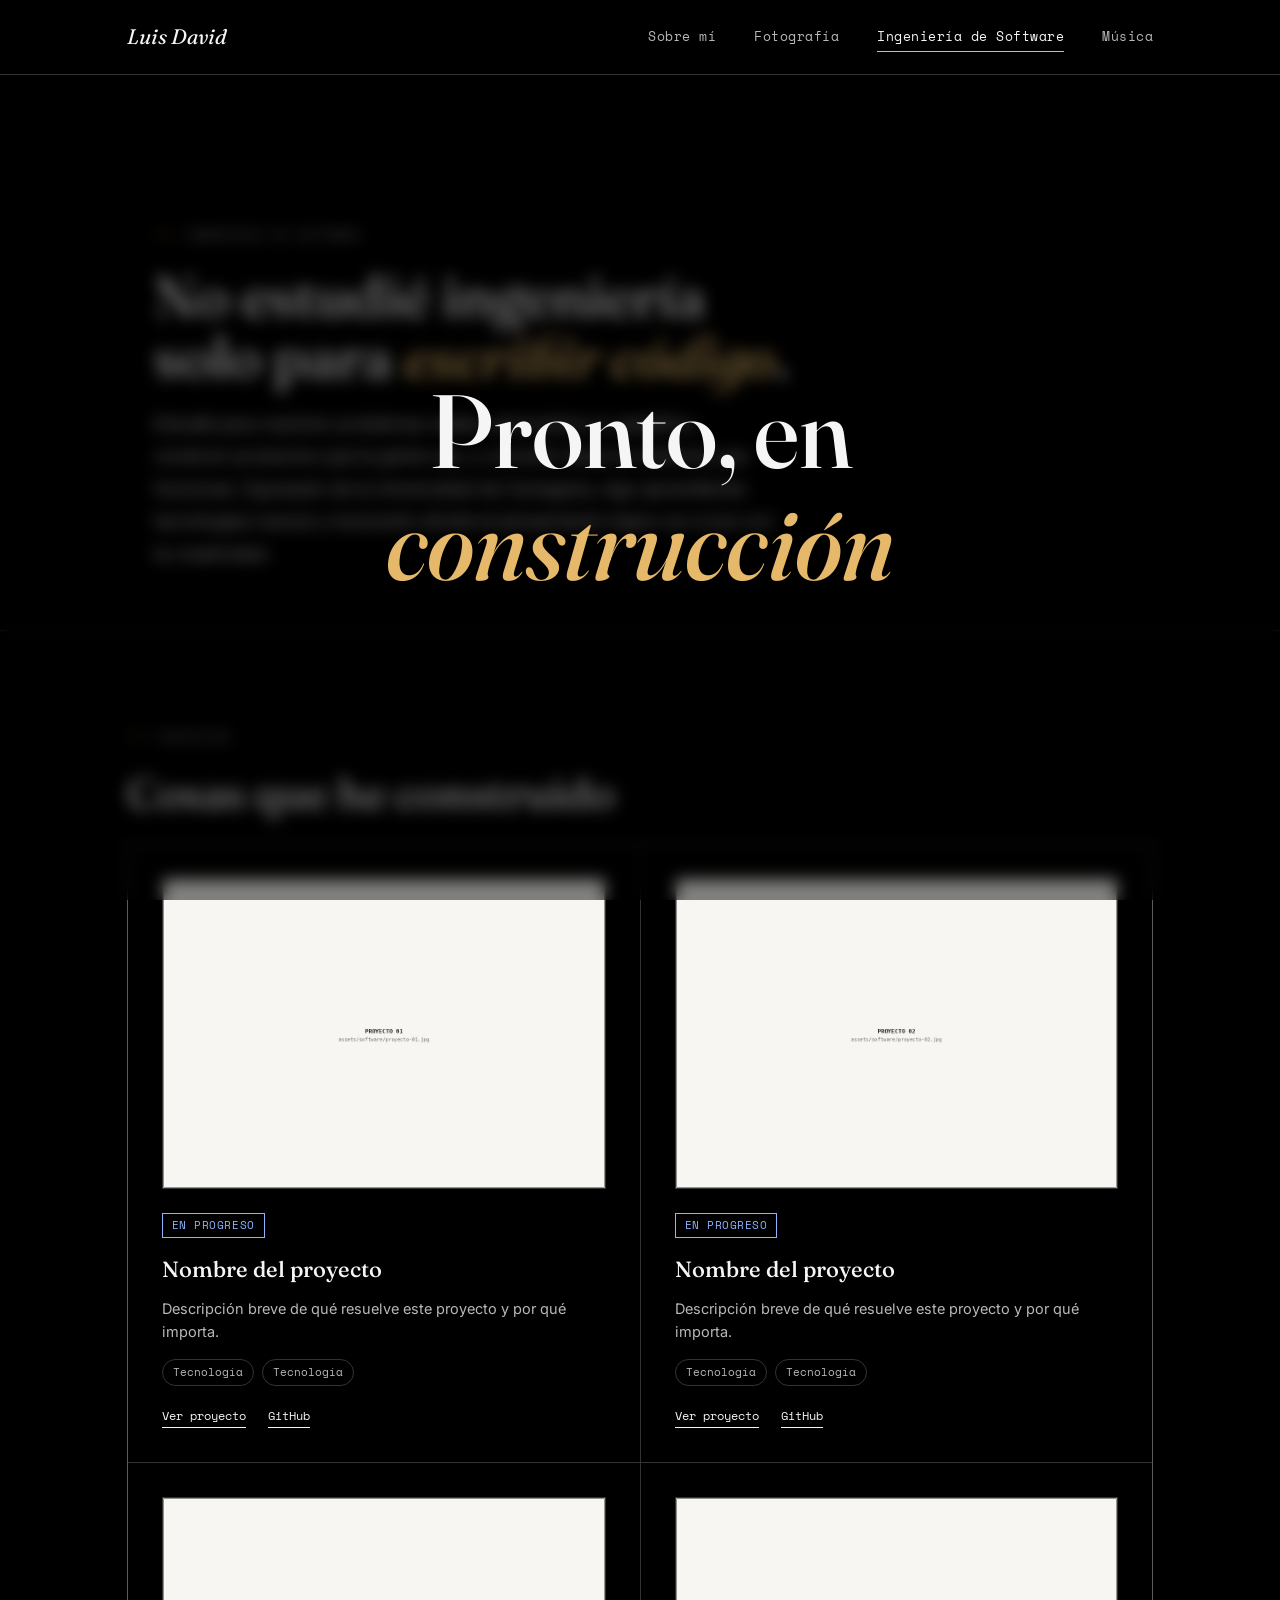
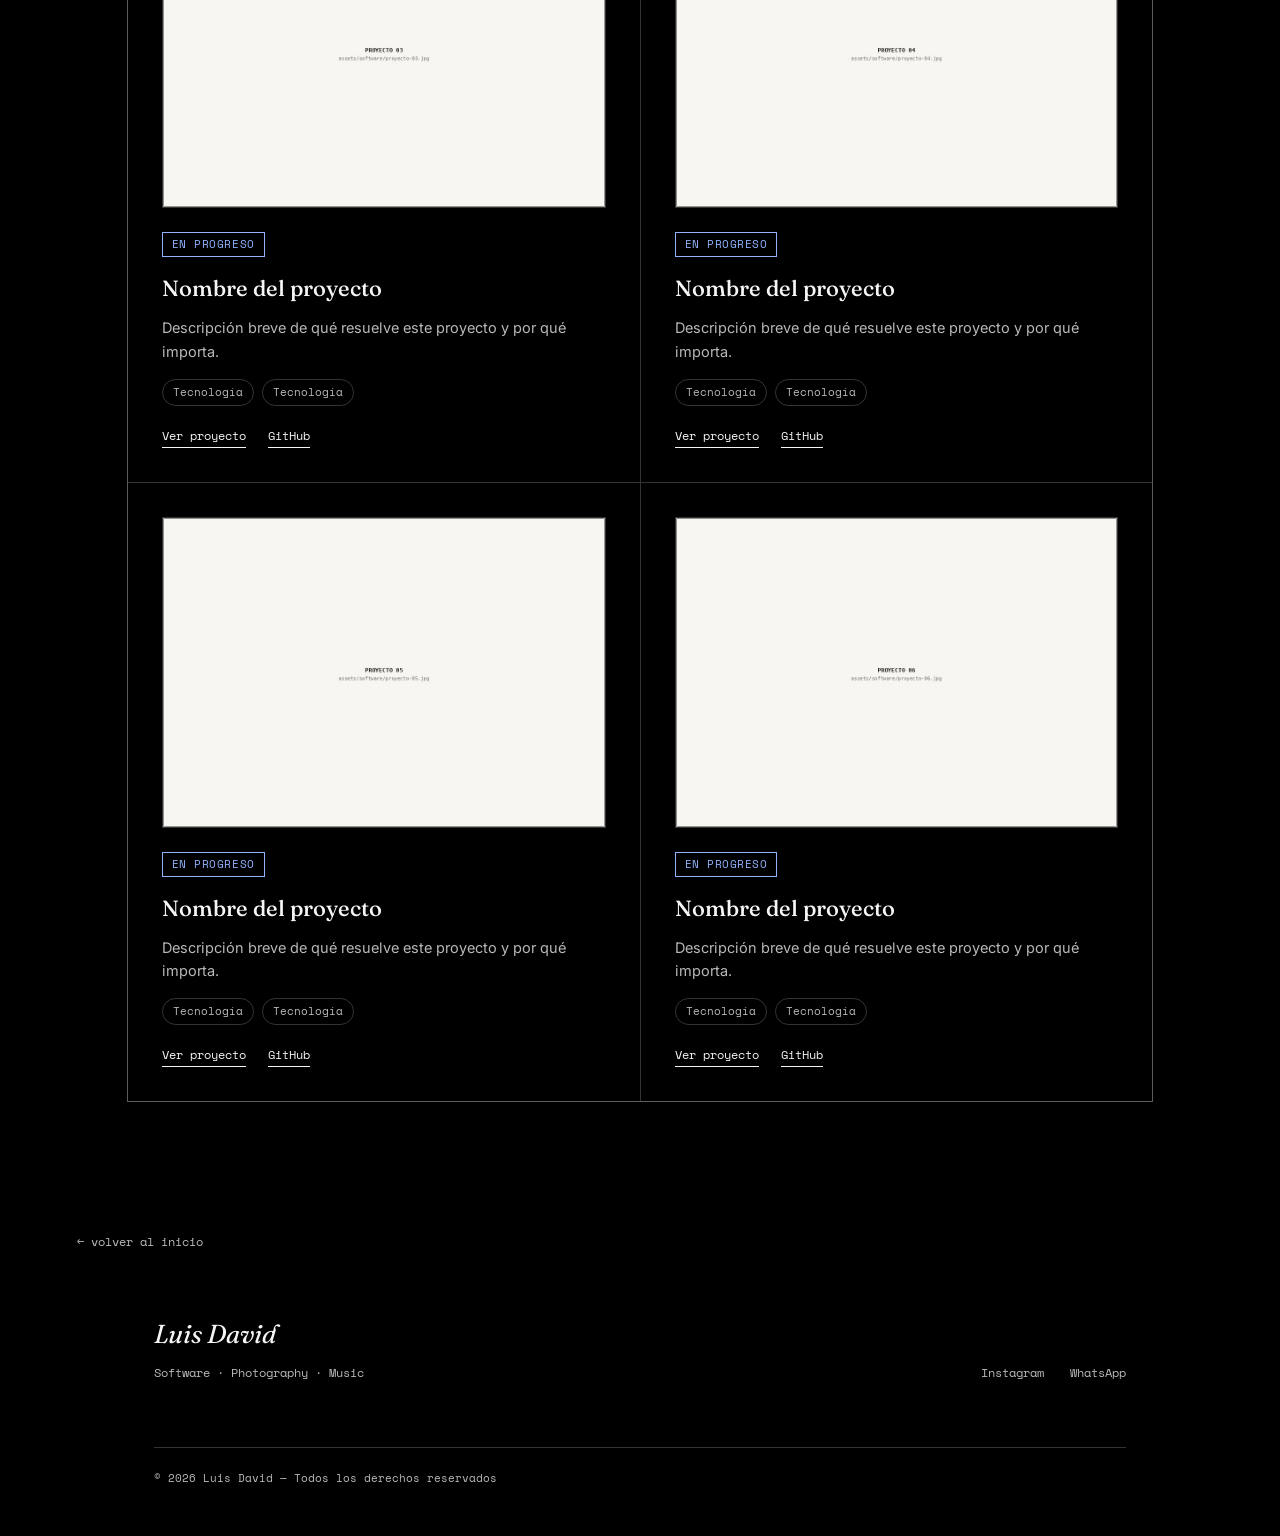
<file: pages/ingenieria.html>
<!DOCTYPE html>
<html lang="es">
<head>
<meta charset="UTF-8">
<meta name="viewport" content="width=device-width, initial-scale=1.0">
<title>Ingeniería de Software — Luis David</title>
<link rel="preconnect" href="https://fonts.googleapis.com">
<link rel="preconnect" href="https://fonts.gstatic.com" crossorigin>
<link href="https://fonts.googleapis.com/css2?family=Fraunces:ital,opsz,wght@0,9..144,400;0,9..144,500;1,9..144,500;1,9..144,600&family=Inter:wght@300;400;500;600&family=Space+Mono:wght@400;700&display=swap" rel="stylesheet">
<link rel="stylesheet" href="../styles/main.css">
</head>
<body>

<nav class="site-nav">
  <div class="wrap">
    <a href="../index.html" class="brand">Luis David</a>
    <ul class="nav-links">
      <li><a href="sobre-mi.html">Sobre mí</a></li>
      <li><a href="fotografia.html">Fotografía</a></li>
      <li><a href="ingenieria.html" aria-current="page">Ingeniería de Software</a></li>
      <li><a href="musica.html">Música</a></li>
    </ul>
    <button class="nav-toggle" aria-label="Abrir menú" aria-expanded="false">
      <span></span><span></span><span></span>
    </button>
  </div>
</nav>

<div class="construction-overlay" role="status" aria-live="polite">
  <h1>Pronto, en<br><em class="accent">construcción</em></h1>
</div>

<header class="page-head">
  <div class="wrap">
    <div class="eyebrow">Ingeniería de Software</div>
    <h1>No estudié ingeniería<br>solo para <em class="accent">escribir código</em>.</h1>
    <p class="lead">
      Estudié para resolver problemas reales: automatizar lo repetitivo, construir
      productos que la gente use, y convertir ideas en sistemas que funcionan.
      Egresado de la Universidad de Cartagena, sigo aprendiendo tecnologías nuevas
      y buscando dónde el pensamiento lógico se cruza con la creatividad.
    </p>
  </div>
</header>

<section class="section" style="border-bottom:none;">
  <div class="wrap">
    <div class="eyebrow">Proyectos</div>
    <h2>Cosas que he construido</h2>

    <!-- =================================================================
         GRID DE PROYECTOS — 6 tarjetas placeholder.
         Para cada proyecto real:
           1) reemplaza la imagen en /assets/software/proyecto-0X.jpg
           2) cambia el texto marcado con [CAMBIAR ...]
           3) coloca los enlaces reales en los href="#"
         ================================================================= -->
    <div class="project-grid">

      <div class="project-card reveal">
        <img loading="lazy" decoding="async" src="../assets/software/proyecto-01.jpg" alt="Proyecto 01">
        <div class="status"><!-- [CAMBIAR ESTADO] -->En progreso</div>
        <h3><!-- [CAMBIAR NOMBRE] -->Nombre del proyecto</h3>
        <p><!-- [CAMBIAR DESCRIPCIÓN] -->Descripción breve de qué resuelve este proyecto y por qué importa.</p>
        <div class="tech-list"><!-- [CAMBIAR TECNOLOGÍAS] --><span>Tecnología</span><span>Tecnología</span></div>
        <div class="project-links">
          <a href="#"><!-- [CAMBIAR LINK DEMO] -->Ver proyecto</a>
          <a href="#"><!-- [COLOCAR LINK DE GITHUB] -->GitHub</a>
        </div>
      </div>

      <div class="project-card reveal">
        <img loading="lazy" decoding="async" src="../assets/software/proyecto-02.jpg" alt="Proyecto 02">
        <div class="status">En progreso</div>
        <h3>Nombre del proyecto</h3>
        <p>Descripción breve de qué resuelve este proyecto y por qué importa.</p>
        <div class="tech-list"><span>Tecnología</span><span>Tecnología</span></div>
        <div class="project-links">
          <a href="#">Ver proyecto</a>
          <a href="#">GitHub</a>
        </div>
      </div>

      <div class="project-card reveal">
        <img loading="lazy" decoding="async" src="../assets/software/proyecto-03.jpg" alt="Proyecto 03">
        <div class="status">En progreso</div>
        <h3>Nombre del proyecto</h3>
        <p>Descripción breve de qué resuelve este proyecto y por qué importa.</p>
        <div class="tech-list"><span>Tecnología</span><span>Tecnología</span></div>
        <div class="project-links">
          <a href="#">Ver proyecto</a>
          <a href="#">GitHub</a>
        </div>
      </div>

      <div class="project-card reveal">
        <img loading="lazy" decoding="async" src="../assets/software/proyecto-04.jpg" alt="Proyecto 04">
        <div class="status">En progreso</div>
        <h3>Nombre del proyecto</h3>
        <p>Descripción breve de qué resuelve este proyecto y por qué importa.</p>
        <div class="tech-list"><span>Tecnología</span><span>Tecnología</span></div>
        <div class="project-links">
          <a href="#">Ver proyecto</a>
          <a href="#">GitHub</a>
        </div>
      </div>

      <div class="project-card reveal">
        <img loading="lazy" decoding="async" src="../assets/software/proyecto-05.jpg" alt="Proyecto 05">
        <div class="status">En progreso</div>
        <h3>Nombre del proyecto</h3>
        <p>Descripción breve de qué resuelve este proyecto y por qué importa.</p>
        <div class="tech-list"><span>Tecnología</span><span>Tecnología</span></div>
        <div class="project-links">
          <a href="#">Ver proyecto</a>
          <a href="#">GitHub</a>
        </div>
      </div>

      <div class="project-card reveal">
        <img loading="lazy" decoding="async" src="../assets/software/proyecto-06.jpg" alt="Proyecto 06">
        <div class="status">En progreso</div>
        <h3>Nombre del proyecto</h3>
        <p>Descripción breve de qué resuelve este proyecto y por qué importa.</p>
        <div class="tech-list"><span>Tecnología</span><span>Tecnología</span></div>
        <div class="project-links">
          <a href="#">Ver proyecto</a>
          <a href="#">GitHub</a>
        </div>
      </div>

    </div>
  </div>
</section>

<a class="wrap back-home" href="../index.html">&larr; volver al inicio</a>

<footer class="site-footer">
  <div class="wrap">
    <div class="footer-brand">
      <div class="brand">Luis David</div>
      <p>Software · Photography · Music</p>
    </div>
    <ul class="footer-links">
      
      <li><a href="https://www.instagram.com/paredes3agal/" target="_blank" rel="noopener">Instagram</a></li>
      
   
      <li><a href="https://wa.link/wp0bkh" target="_blank" rel="noopener">WhatsApp</a></li>
    </ul>
    <div class="footer-note">© 2026 Luis David — Todos los derechos reservados</div>
  </div>
</footer>

<script src="../js/main.js"></script>
</body>
</html>
</file>
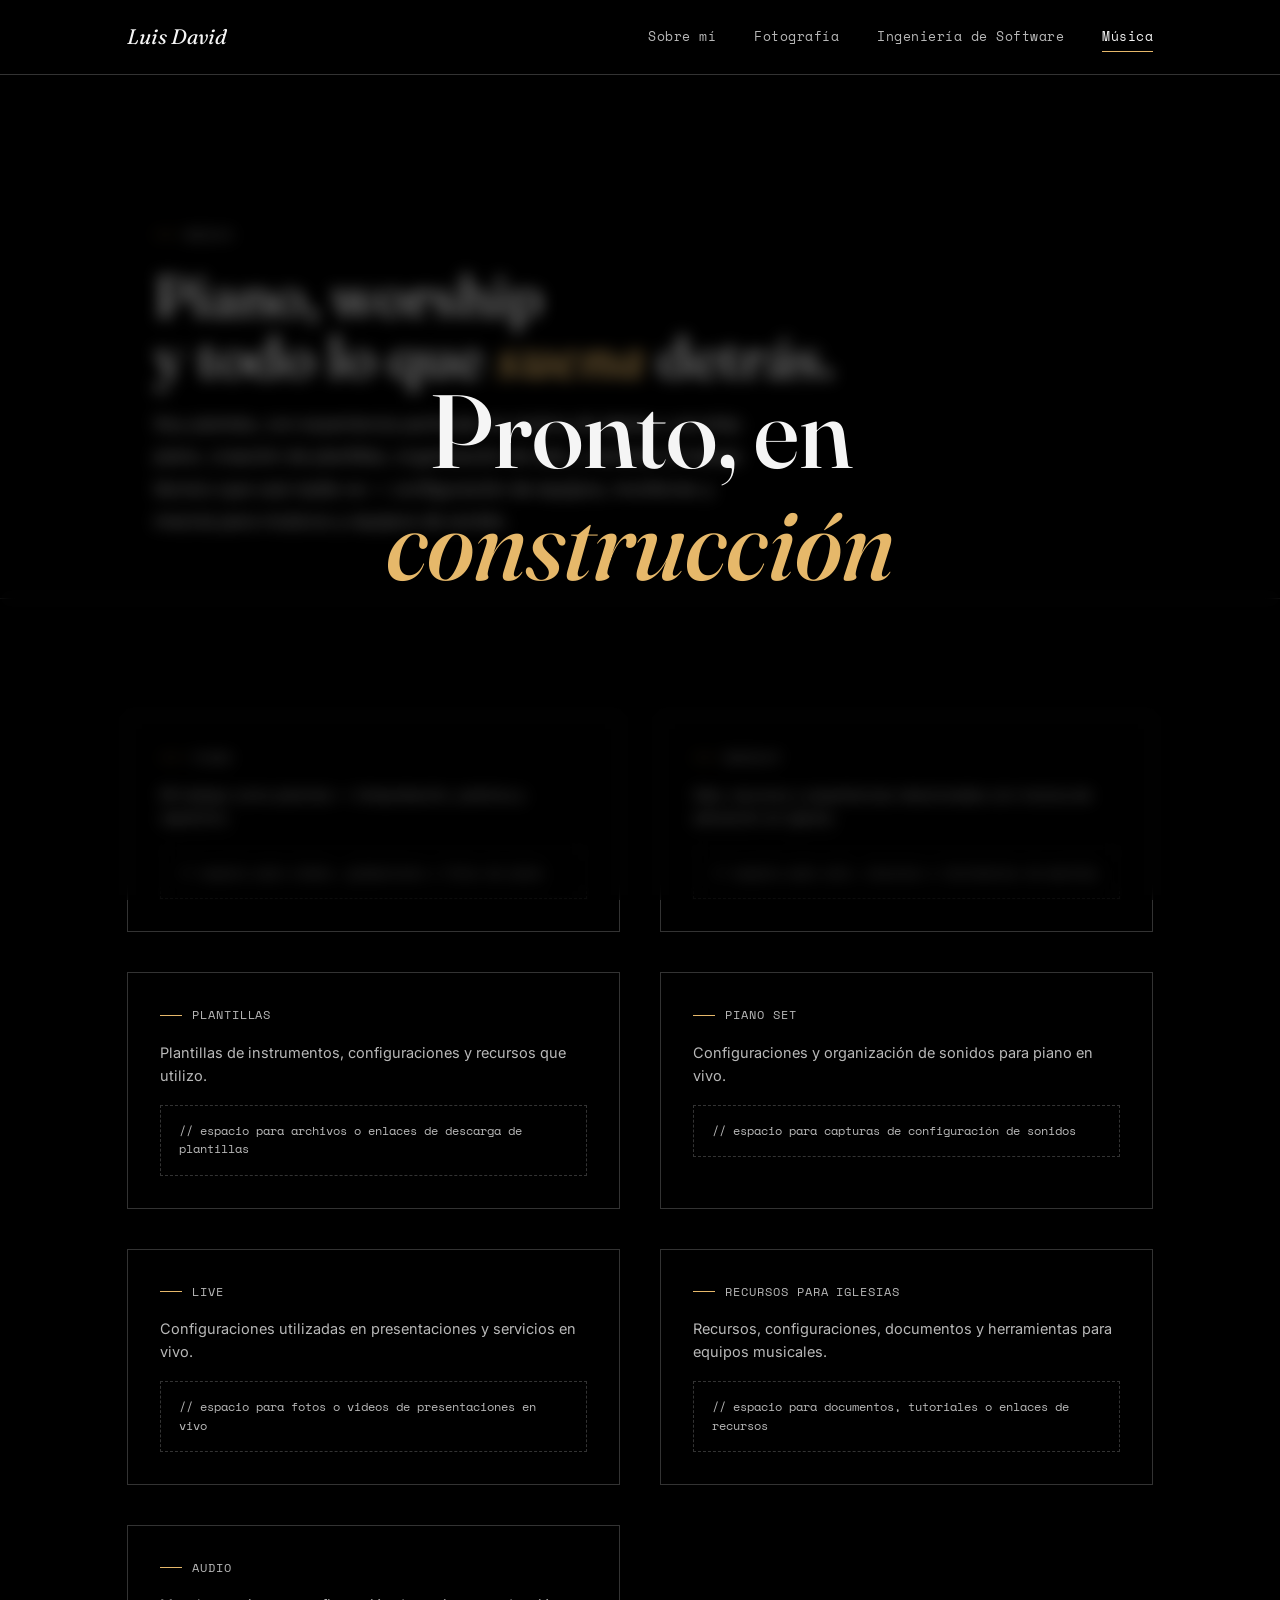
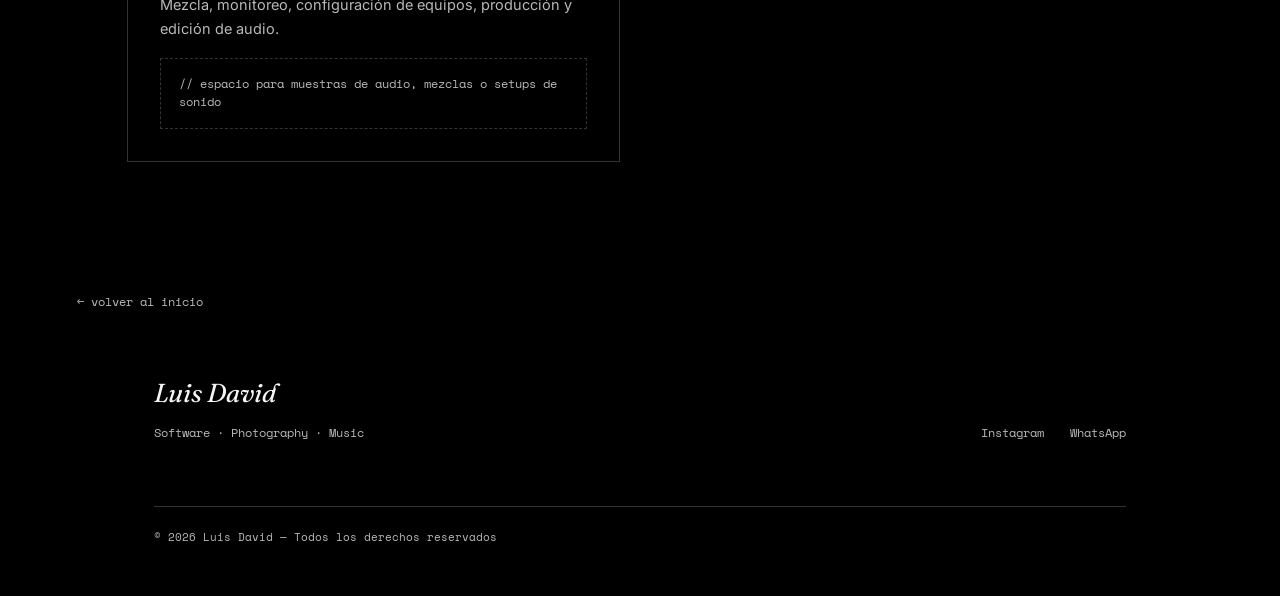
<file: pages/musica.html>
<!DOCTYPE html>
<html lang="es">
<head>
<meta charset="UTF-8">
<meta name="viewport" content="width=device-width, initial-scale=1.0">
<title>Música — Luis David</title>
<link rel="preconnect" href="https://fonts.googleapis.com">
<link rel="preconnect" href="https://fonts.gstatic.com" crossorigin>
<link href="https://fonts.googleapis.com/css2?family=Fraunces:ital,opsz,wght@0,9..144,400;0,9..144,500;1,9..144,500;1,9..144,600&family=Inter:wght@300;400;500;600&family=Space+Mono:wght@400;700&display=swap" rel="stylesheet">
<link rel="stylesheet" href="../styles/main.css">
</head>
<body>

<nav class="site-nav">
  <div class="wrap">
    <a href="../index.html" class="brand">Luis David</a>
    <ul class="nav-links">
      <li><a href="sobre-mi.html">Sobre mí</a></li>
      <li><a href="fotografia.html">Fotografía</a></li>
      <li><a href="ingenieria.html">Ingeniería de Software</a></li>
      <li><a href="musica.html" aria-current="page">Música</a></li>
    </ul>
    <button class="nav-toggle" aria-label="Abrir menú" aria-expanded="false">
      <span></span><span></span><span></span>
    </button>
  </div>
</nav>

<div class="construction-overlay" role="status" aria-live="polite">
  <h1>Pronto, en<br><em class="accent">construcción</em></h1>
</div>

<header class="page-head">
  <div class="wrap">
    <div class="eyebrow">Música</div>
    <h1>Piano, worship<br>y todo lo que <em class="accent">suena</em> detrás.</h1>
    <p class="lead">
      Soy pianista, con experiencia particular en música de iglesia y worship: piano,
      creación de plantillas, organización de sets, y también el trabajo técnico que
      casi nadie ve — configuración de equipos, monitoreo y mezcla para músicos y
      equipos de sonido.
    </p>
  </div>
</header>

<section class="section" style="border-bottom:none;">
  <div class="wrap">

    <!-- =================================================================
         CATEGORÍAS DE MÚSICA — cada tarjeta es un espacio editable.
         Reemplaza el contenido de ".slot" con tus imágenes, videos,
         enlaces o descripciones cuando los tengas listos.
         ================================================================= -->
    <div class="music-grid">

      <div class="music-card reveal">
        <div class="eyebrow">Piano</div>
        <p>Mi trabajo como pianista — interpretación, práctica y repertorio.</p>
        <div class="slot">// espacio para videos, grabaciones o fotos de piano</div>
      </div>

      <div class="music-card reveal">
        <div class="eyebrow">Worship</div>
        <p>Sets, recursos y experiencias relacionadas con música de adoración en iglesia.</p>
        <div class="slot">// espacio para sets, recursos o testimonios de worship</div>
      </div>

      <div class="music-card reveal">
        <div class="eyebrow">Plantillas</div>
        <p>Plantillas de instrumentos, configuraciones y recursos que utilizo.</p>
        <div class="slot">// espacio para archivos o enlaces de descarga de plantillas</div>
      </div>

      <div class="music-card reveal">
        <div class="eyebrow">Piano Set</div>
        <p>Configuraciones y organización de sonidos para piano en vivo.</p>
        <div class="slot">// espacio para capturas de configuración de sonidos</div>
      </div>

      <div class="music-card reveal">
        <div class="eyebrow">Live</div>
        <p>Configuraciones utilizadas en presentaciones y servicios en vivo.</p>
        <div class="slot">// espacio para fotos o videos de presentaciones en vivo</div>
      </div>

      <div class="music-card reveal">
        <div class="eyebrow">Recursos para iglesias</div>
        <p>Recursos, configuraciones, documentos y herramientas para equipos musicales.</p>
        <div class="slot">// espacio para documentos, tutoriales o enlaces de recursos</div>
      </div>

      <div class="music-card reveal">
        <div class="eyebrow">Audio</div>
        <p>Mezcla, monitoreo, configuración de equipos, producción y edición de audio.</p>
        <div class="slot">// espacio para muestras de audio, mezclas o setups de sonido</div>
      </div>

    </div>
  </div>
</section>

<a class="wrap back-home" href="../index.html">&larr; volver al inicio</a>

<footer class="site-footer">
  <div class="wrap">
    <div class="footer-brand">
      <div class="brand">Luis David</div>
      <p>Software · Photography · Music</p>
    </div>
    <ul class="footer-links">
     
      <li><a href="https://www.instagram.com/paredes3agal/" target="_blank" rel="noopener">Instagram</a></li>
     
     
      <li><a href="https://wa.link/wp0bkh" target="_blank" rel="noopener">WhatsApp</a></li>
    </ul>
    <div class="footer-note">© 2026 Luis David — Todos los derechos reservados</div>
  </div>
</footer>

<script src="../js/main.js"></script>
</body>
</html>
</file>
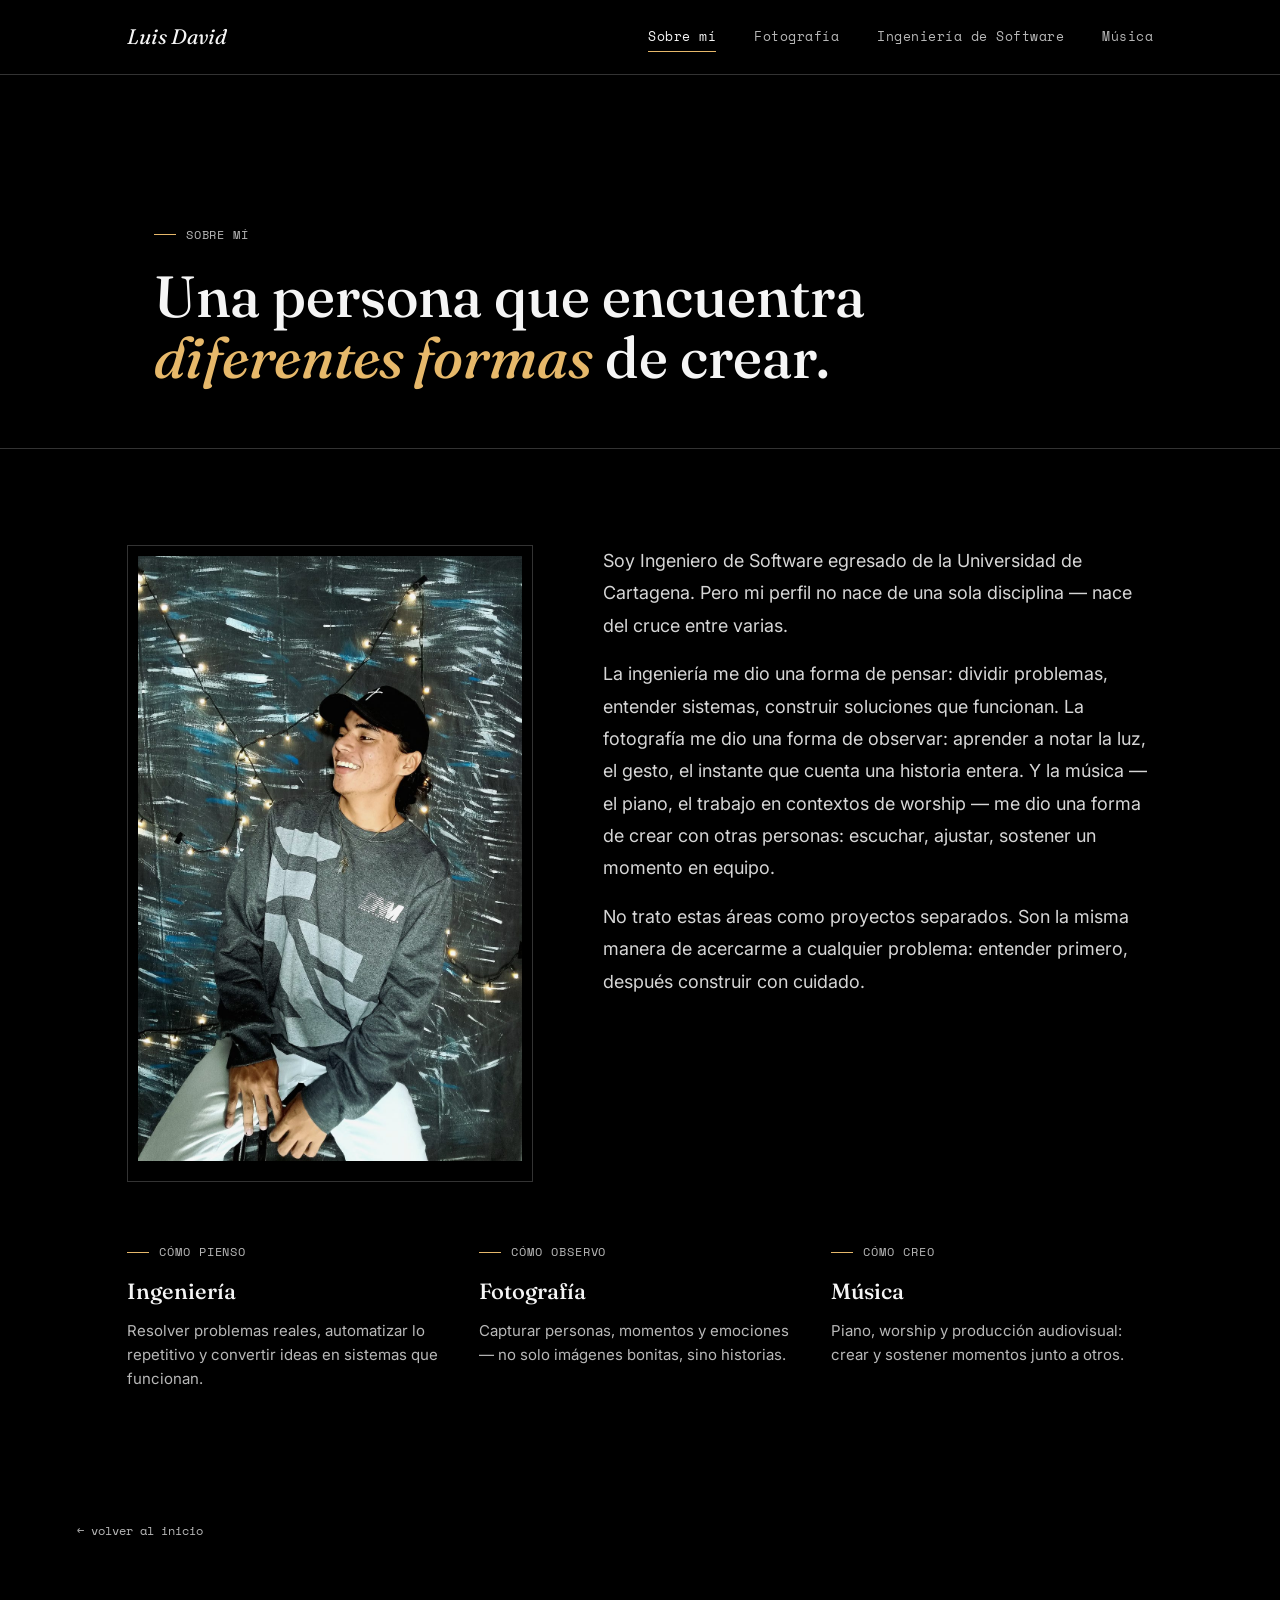
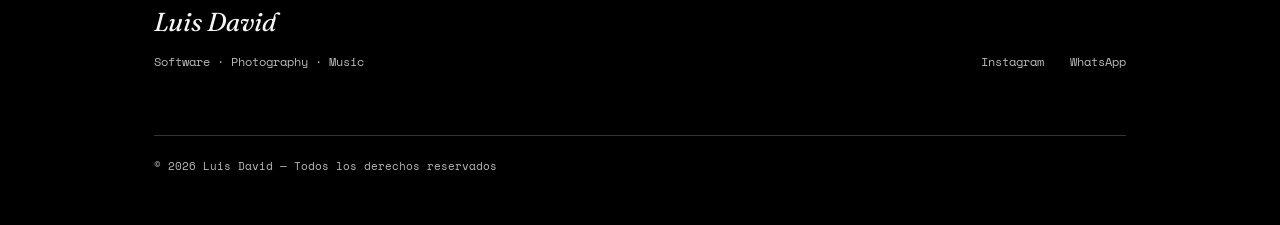
<file: pages/sobre-mi.html>
<!DOCTYPE html>
<html lang="es">
<head>
<meta charset="UTF-8">
<meta name="viewport" content="width=device-width, initial-scale=1.0">
<title>Sobre mí — Luis David</title>
<link rel="preconnect" href="https://fonts.googleapis.com">
<link rel="preconnect" href="https://fonts.gstatic.com" crossorigin>
<link href="https://fonts.googleapis.com/css2?family=Fraunces:ital,opsz,wght@0,9..144,400;0,9..144,500;1,9..144,500;1,9..144,600&family=Inter:wght@300;400;500;600&family=Space+Mono:wght@400;700&display=swap" rel="stylesheet">
<link rel="stylesheet" href="../styles/main.css">
</head>
<body>

<nav class="site-nav">
  <div class="wrap">
    <a href="../index.html" class="brand">Luis David</a>
    <ul class="nav-links">
      <li><a href="sobre-mi.html" aria-current="page">Sobre mí</a></li>
      <li><a href="fotografia.html">Fotografía</a></li>
      <li><a href="ingenieria.html">Ingeniería de Software</a></li>
      <li><a href="musica.html">Música</a></li>
    </ul>
    <button class="nav-toggle" aria-label="Abrir menú" aria-expanded="false">
      <span></span><span></span><span></span>
    </button>
  </div>
</nav>

<header class="page-head">
  <div class="wrap">
    <div class="eyebrow">Sobre mí</div>
    <h1>Una persona que encuentra<br><em class="accent">diferentes formas</em> de crear.</h1>
  </div>
</header>

<section class="section">
  <div class="wrap about-grid">
    <!-- CAMBIAR FOTO: reemplaza el archivo en /assets/images/about-placeholder.jpg
         por tu propia fotografía (mismo nombre, o cambia la ruta abajo). -->
    <figure class="about-photo reveal">
      <img loading="lazy" decoding="async" src="../assets/images/20240216_220824.jpg" alt="Foto de Luis David">
      <figcaption></figcaption>
    </figure>

    <div class="reveal">
      <p class="lead">
        Soy Ingeniero de Software egresado de la Universidad de Cartagena. Pero mi perfil
        no nace de una sola disciplina — nace del cruce entre varias.
      </p>
      <p class="lead">
        La ingeniería me dio una forma de pensar: dividir problemas, entender sistemas,
        construir soluciones que funcionan. La fotografía me dio una forma de observar:
        aprender a notar la luz, el gesto, el instante que cuenta una historia entera.
        Y la música — el piano, el trabajo en contextos de worship — me dio una forma de
        crear con otras personas: escuchar, ajustar, sostener un momento en equipo.
      </p>
      <p class="lead">
        No trato estas áreas como proyectos separados. Son la misma manera de acercarme
        a cualquier problema: entender primero, después construir con cuidado.
      </p>
    </div>
  </div>

  <div class="wrap lens-triptych">
    <div class="lens reveal">
      <div class="eyebrow">Cómo pienso</div>
      <h3>Ingeniería</h3>
      <p>Resolver problemas reales, automatizar lo repetitivo y convertir ideas en sistemas que funcionan.</p>
    </div>
    <div class="lens reveal">
      <div class="eyebrow">Cómo observo</div>
      <h3>Fotografía</h3>
      <p>Capturar personas, momentos y emociones — no solo imágenes bonitas, sino historias.</p>
    </div>
    <div class="lens reveal">
      <div class="eyebrow">Cómo creo</div>
      <h3>Música</h3>
      <p>Piano, worship y producción audiovisual: crear y sostener momentos junto a otros.</p>
    </div>
  </div>
</section>

<a class="wrap back-home" href="../index.html">&larr; volver al inicio</a>

<footer class="site-footer">
  <div class="wrap">
    <div class="footer-brand">
      <div class="brand">Luis David</div>
      <p>Software · Photography · Music</p>
    </div>
    <ul class="footer-links">
  
      <li><a href="https://www.instagram.com/paredes3agal/" target="_blank" rel="noopener">Instagram</a></li>


      <li><a href="https://wa.link/wp0bkh" target="_blank" rel="noopener">WhatsApp</a></li>
    </ul>
    <div class="footer-note">© 2026 Luis David — Todos los derechos reservados</div>
  </div>
</footer>

<script src="../js/main.js"></script>
</body>
</html>
</file>
<file: styles/main.css>
/* =========================================================================
   LUIS DAVID — PORTAFOLIO PROFESIONAL
   Hoja de estilos principal.

   SISTEMA DE DISEÑO
   ------------------
   Color:
     --paper   fondo principal (blanco cálido)
     --ink     texto principal
     --muted   texto secundario
     --indigo  acento frío — ingeniería / enlaces
     --brass   acento cálido — firma / detalles personales
     --line    líneas y bordes sutiles

   Tipografía:
     --font-display  "Fraunces"     — el nombre, titulares grandes
     --font-body      "Inter"       — texto de lectura
     --font-mono      "Space Mono"  — metadatos, etiquetas, ficha técnica

   Si quieres cambiar los colores o tipografías de todo el sitio,
   solo tienes que editar las variables aquí abajo, en :root.
   ========================================================================= */

:root {
  --paper:  #000000;
  --paper-2:#151515;
  --ink:    #f5f5f5;
  --muted:  #b8b8b8;
  --indigo: #8fb3ff;
  --brass:  #e6b86a;
  --line:   rgba(255, 255, 255, 0.2);

  --font-display: 'Fraunces', serif;
  --font-body: 'Inter', sans-serif;
  --font-mono: 'Space Mono', monospace;

  --maxw: 1180px;
  --gutter: 6vw;
}

/* ---------- Reset básico ---------- */
* { margin: 0; padding: 0; box-sizing: border-box; }
html { scroll-behavior: smooth; }
body {
  background: var(--paper);
  color: var(--ink);
  font-family: var(--font-body);
  font-weight: 400;
  line-height: 1.6;
  -webkit-font-smoothing: antialiased;
}
img { max-width: 100%; display: block; }
a { color: inherit; text-decoration: none; }
ul { list-style: none; }
::selection { background: var(--brass); color: var(--paper); }

/* Foco de teclado visible — accesibilidad */
a:focus-visible, button:focus-visible, input:focus-visible, textarea:focus-visible {
  outline: 2px solid var(--indigo);
  outline-offset: 3px;
}

/* Respeta "reducir movimiento" del sistema operativo */
@media (prefers-reduced-motion: reduce) {
  * { animation-duration: 0.01ms !important; animation-iteration-count: 1 !important; transition-duration: 0.01ms !important; scroll-behavior: auto !important; }
}

/* ---------- Utilidades de layout ---------- */
.wrap {
  max-width: var(--maxw);
  margin: 0 auto;
  padding: 0 var(--gutter);
}
.section {
  padding: 96px 0;
  border-bottom: 1px solid var(--line);
}
.section:last-of-type { border-bottom: none; }

/* ---------- Eyebrow / etiqueta de sección ---------- */
.eyebrow {
  font-family: var(--font-mono);
  font-size: 12px;
  letter-spacing: 0.08em;
  text-transform: uppercase;
  color: var(--muted);
  display: flex;
  align-items: center;
  gap: 10px;
  margin-bottom: 22px;
}
.eyebrow::before {
  content: '';
  width: 22px;
  height: 1px;
  background: var(--brass);
}

/* ---------- Tipografía ---------- */
h1, h2, h3 { font-family: var(--font-display); font-weight: 500; color: var(--ink); }
h1 { font-size: clamp(40px, 6vw, 76px); line-height: 1.05; }
h2 { font-size: clamp(28px, 3.6vw, 44px); line-height: 1.15; margin-bottom: 24px; }
h3 { font-size: 22px; margin-bottom: 10px; }
p.lead {
  font-size: 18px;
  color: #d6d6d6;
  max-width: 620px;
  line-height: 1.8;
}
p.lead + p.lead { margin-top: 16px; }
em.accent { font-style: italic; color: var(--brass); font-family: var(--font-display); }

/* ---------- Navegación ---------- */
.site-nav {
  position: sticky;
  top: 0;
  z-index: 50;
  background: rgba(0, 0, 0, 0.88);
  backdrop-filter: blur(6px);
  border-bottom: 1px solid var(--line);
}
.site-nav .wrap {
  display: flex;
  align-items: center;
  justify-content: space-between;
  height: 74px;
}
.brand {
  font-family: var(--font-display);
  font-style: italic;
  font-size: 21px;
  color: var(--ink);
}
.nav-links {
  display: flex;
  gap: 38px;
  font-family: var(--font-mono);
  font-size: 12.5px;
  letter-spacing: 0.04em;
}
.nav-links a {
  position: relative;
  color: var(--muted);
  transition: color .25s ease;
}
.nav-links a::after {
  content: '';
  position: absolute;
  left: 0; bottom: -6px;
  width: 100%; height: 1px;
  background: var(--brass);
  transform: scaleX(0);
  transform-origin: left;
  transition: transform .3s ease;
}
.nav-links a:hover,
.nav-links a[aria-current="page"] { color: var(--ink); }
.nav-links a:hover::after,
.nav-links a[aria-current="page"]::after { transform: scaleX(1); }

.construction-overlay {
  position: fixed;
  inset: 74px 0 0;
  z-index: 40;
  display: grid;
  place-items: center;
  padding: 32px var(--gutter);
  background: rgba(0, 0, 0, 0.48);
  backdrop-filter: blur(8px);
  -webkit-backdrop-filter: blur(8px);
  text-align: center;
}
.construction-overlay h1 {
  max-width: 900px;
  font-size: clamp(48px, 9vw, 104px);
  line-height: 1.08;
}

.nav-toggle {
  display: none;
  flex-direction: column;
  gap: 5px;
  background: none;
  border: none;
  cursor: pointer;
  padding: 8px;
}
.nav-toggle span { width: 22px; height: 1px; background: var(--ink); }

@media (max-width: 760px) {
  .site-nav {
    z-index: 1000;
    background: var(--paper);
    backdrop-filter: none;
    -webkit-backdrop-filter: none;
  }
  .nav-links {
    position: fixed;
    inset: 74px 0 0 0;
    z-index: 1001;
    background-color: var(--paper);
    flex-direction: column;
    gap: 0;
    padding: 10px var(--gutter);
    transform: translateY(-8px);
    visibility: hidden;
    pointer-events: none;
    transition: transform .25s ease, visibility 0s linear .25s;
  }
  .nav-links.is-open {
    visibility: visible;
    pointer-events: auto;
    transform: translateY(0);
    transition: transform .25s ease, visibility 0s;
  }
  .nav-links a {
    display: block;
    padding: 16px 0;
    border-bottom: 1px solid var(--line);
    font-size: 14px;
  }
  .nav-toggle { display: flex; }
}

/* ---------- Hero (página de inicio) ---------- */
.hero {
  min-height: calc(100vh - 74px);
  display: flex;
  flex-direction: column;
  justify-content: center;
  align-items: flex-start;
  padding: 60px var(--gutter);
}
.hero .eyebrow { margin-bottom: 30px; }
.hero-name {
  font-family: var(--font-display);
  font-style: italic;
  font-weight: 500;
  font-size: clamp(56px, 11vw, 148px);
  line-height: 0.95;
  letter-spacing: -0.01em;
}
.hero-role {
  margin-top: 22px;
  font-family: var(--font-mono);
  font-size: 13px;
  letter-spacing: 0.05em;
  color: var(--muted);
}
.hero-role span { color: var(--brass); margin: 0 10px; }
.hero-tag {
  margin-top: 30px;
  font-size: 18px;
  color: #d6d6d6;
  max-width: 520px;
}

.reveal {
  opacity: 0;
  transform: translateY(18px);
  transition: opacity .7s ease, transform .7s ease;
}
.reveal.is-visible { opacity: 1; transform: translateY(0); }

/* ---------- Página / cabecera secundaria ---------- */
.page-head {
  padding: 150px var(--gutter) 60px;
  border-bottom: 1px solid var(--line);
}
.page-head h1 { font-size: clamp(36px, 5vw, 58px); }
.page-head p.lead { margin-top: 20px; }

.back-home {
  display: inline-flex;
  align-items: center;
  gap: 8px;
  font-family: var(--font-mono);
  font-size: 12px;
  color: var(--muted);
  margin-top: 34px;
  transition: color .2s ease;
}
.back-home:hover { color: var(--indigo); }

/* ---------- Sobre mí ---------- */
.about-grid {
  display: grid;
  grid-template-columns: 0.85fr 1.15fr;
  gap: 70px;
  align-items: start;
}
.about-photo {
  border: 1px solid var(--line);
  padding: 10px;
}
.about-photo figcaption {
  font-family: var(--font-mono);
  font-size: 11px;
  color: var(--muted);
  margin-top: 10px;
}
.lens-triptych {
  display: grid;
  grid-template-columns: repeat(3, 1fr);
  gap: 30px;
  margin-top: 60px;
}
.lens-triptych .lens .eyebrow { margin-bottom: 12px; }
.lens-triptych .lens p { color: var(--muted); font-size: 15px; }

@media (max-width: 860px) {
  .about-grid { grid-template-columns: 1fr; }
  .lens-triptych { grid-template-columns: 1fr; gap: 34px; }
}

/* ---------- Fotografía: sesiones ---------- */
.session {
  padding: 90px 0;
  border-bottom: 1px solid var(--line);
}
.session:last-child { border-bottom: none; }
.session-head {
  display: flex;
  justify-content: space-between;
  align-items: flex-end;
  flex-wrap: wrap;
  gap: 20px;
  margin-bottom: 40px;
}
.session-head h3 {
  font-family: var(--font-display);
  font-size: clamp(24px, 3vw, 34px);
  margin-bottom: 0;
}
.session-media {
  column-count: 4;
  column-gap: 6px;
}
.session-media img {
  display: block;
  width: 100%;
  height: auto;
  margin: 0 0 6px;
  break-inside: avoid;
  border: 1px solid var(--line);
  cursor: pointer;
  transition: opacity .25s ease, transform .25s ease;
}
.session-media img:hover { opacity: .86; transform: scale(.99); }

.meta-card {
  margin-top: 28px;
  border: 1px solid var(--line);
  padding: 26px 28px;
  font-family: var(--font-mono);
  font-size: 12.5px;
  display: grid;
  grid-template-columns: repeat(2, 1fr);
  gap: 16px 34px;
}
.meta-card .field .k {
  color: var(--muted);
  letter-spacing: 0.05em;
  text-transform: uppercase;
  font-size: 10.5px;
  margin-bottom: 5px;
}
.meta-card .field .v { color: var(--ink); font-family: var(--font-body); font-size: 14px; }
.meta-card .field.full { grid-column: 1 / -1; }

@media (max-width: 760px) {
  .session-media { column-count: 3; }
  .meta-card { grid-template-columns: 1fr; }
}

@media (max-width: 480px) {
  .session-media { column-count: 2; }
}

/* ---------- Visor de fotografías ---------- */
.lightbox[hidden] { display: none; }
.lightbox {
  position: fixed;
  inset: 0;
  z-index: 100;
  display: grid;
  grid-template-columns: minmax(0, 1fr) minmax(180px, 260px);
  align-items: center;
  gap: 28px;
  padding: 48px 7vw;
  background: rgba(0, 0, 0, .94);
  opacity: 0;
  animation: lightbox-in .25s ease forwards;
}
.lightbox-figure {
  display: flex;
  align-items: center;
  justify-content: center;
  min-width: 0;
  min-height: 0;
  height: 100%;
}
.lightbox-image {
  display: block;
  max-width: 100%;
  max-height: 88vh;
  width: auto;
  height: auto;
  object-fit: contain;
  transform: scale(.97);
  animation: lightbox-image-in .25s ease forwards;
}
.lightbox-info {
  align-self: end;
  padding: 22px 0;
  color: var(--ink);
}
.lightbox-info dl { display: grid; gap: 12px; }
.lightbox-info dt {
  color: var(--brass);
  font-family: var(--font-mono);
  font-size: 10px;
  letter-spacing: .08em;
  text-transform: uppercase;
}
.lightbox-info dd {
  margin: 2px 0 0;
  color: var(--muted);
  font-size: 13px;
}
.lightbox-counter {
  position: absolute;
  bottom: 22px;
  left: 50%;
  color: var(--muted);
  font-family: var(--font-mono);
  font-size: 11px;
  letter-spacing: .08em;
  transform: translateX(-50%);
}
.lightbox-close,
.lightbox-control {
  position: absolute;
  border: 1px solid var(--line);
  background: rgba(0, 0, 0, .55);
  color: var(--ink);
  cursor: pointer;
}
.lightbox-close {
  top: 20px;
  right: 24px;
  padding: 7px 11px;
  font-family: var(--font-mono);
  font-size: 18px;
  line-height: 1;
}
.lightbox-control {
  top: 50%;
  width: 42px;
  height: 42px;
  font-size: 22px;
  transform: translateY(-50%);
}
.lightbox-control.previous { left: 22px; }
.lightbox-control.next { right: 22px; }
.lightbox-close:hover,
.lightbox-control:hover { background: var(--brass); color: var(--paper); }
@keyframes lightbox-in { to { opacity: 1; } }
@keyframes lightbox-image-in { to { transform: scale(1); } }

@media (max-width: 760px) {
  .lightbox {
    display: flex;
    flex-direction: column;
    justify-content: center;
    gap: 12px;
    padding: 58px 38px 28px;
  }
  .lightbox-figure { height: auto; max-height: 66vh; }
  .lightbox-image { max-height: 66vh; }
  .lightbox-info { align-self: stretch; padding: 0 8px; }
  .lightbox-info dl { grid-template-columns: repeat(2, 1fr); gap: 8px 14px; }
  .lightbox-info dd { font-size: 12px; }
  .lightbox-control.previous { left: 8px; }
  .lightbox-control.next { right: 8px; }
}

/* ---------- Ingeniería: proyectos ---------- */
.project-grid {
  display: grid;
  grid-template-columns: repeat(2, 1fr);
  gap: 1px;
  background: var(--line);
  border: 1px solid var(--line);
  margin-top: 20px;
}
.project-card {
  background: var(--paper);
  padding: 34px;
  transition: background .3s ease;
}
.project-card:hover { background: var(--paper-2); }
.project-card img { border: 1px solid var(--line); margin-bottom: 22px; }
.project-card .status {
  display: inline-block;
  font-family: var(--font-mono);
  font-size: 10.5px;
  letter-spacing: 0.05em;
  text-transform: uppercase;
  color: var(--indigo);
  border: 1px solid var(--indigo);
  padding: 3px 9px;
  margin-bottom: 14px;
}
.project-card p { color: var(--muted); font-size: 14.5px; margin-bottom: 16px; }
.tech-list {
  display: flex;
  flex-wrap: wrap;
  gap: 8px;
  margin-bottom: 20px;
}
.tech-list span {
  font-family: var(--font-mono);
  font-size: 10.5px;
  color: var(--muted);
  border: 1px solid var(--line);
  padding: 4px 10px;
  border-radius: 100px;
}
.project-links { display: flex; gap: 22px; }
.project-links a {
  font-family: var(--font-mono);
  font-size: 12px;
  border-bottom: 1px solid var(--ink);
  padding-bottom: 2px;
}
.project-links a:hover { color: var(--indigo); border-color: var(--indigo); }

@media (max-width: 760px) {
  .project-grid { grid-template-columns: 1fr; }
}

/* ---------- Música: categorías ---------- */
.music-grid {
  display: grid;
  grid-template-columns: repeat(2, 1fr);
  gap: 40px;
  margin-top: 20px;
}
.music-card {
  border: 1px solid var(--line);
  padding: 32px;
}
.music-card .eyebrow { margin-bottom: 16px; }
.music-card p { color: var(--muted); font-size: 14.5px; margin-bottom: 18px; }
.music-card .slot {
  border: 1px dashed var(--line);
  padding: 16px 18px;
  font-family: var(--font-mono);
  font-size: 11.5px;
  color: var(--muted);
}
@media (max-width: 760px) {
  .music-grid { grid-template-columns: 1fr; }
}

/* ---------- Footer ---------- */
.site-footer {
  padding: 60px var(--gutter) 50px;
}
.site-footer .wrap {
  display: flex;
  justify-content: space-between;
  align-items: flex-end;
  flex-wrap: wrap;
  gap: 30px;
}
.footer-brand .brand { font-size: 26px; }
.footer-brand p {
  font-family: var(--font-mono);
  font-size: 12px;
  color: var(--muted);
  margin-top: 8px;
}
.footer-links {
  display: flex;
  gap: 26px;
  flex-wrap: wrap;
  font-family: var(--font-mono);
  font-size: 12px;
}
.footer-links a { color: var(--muted); border-bottom: 1px solid transparent; }
.footer-links a:hover { color: var(--indigo); border-color: var(--indigo); }
.footer-note {
  width: 100%;
  font-family: var(--font-mono);
  font-size: 10.5px;
  color: var(--muted);
  margin-top: 34px;
  border-top: 1px solid var(--line);
  padding-top: 22px;
}

/* ---------- Botón genérico ---------- */
.btn {
  display: inline-flex;
  align-items: center;
  gap: 10px;
  font-family: var(--font-mono);
  font-size: 12.5px;
  border: 1px solid var(--ink);
  padding: 13px 22px;
  transition: background .25s ease, color .25s ease;
}
.btn:hover { background: var(--ink); color: var(--paper); }
</file>
